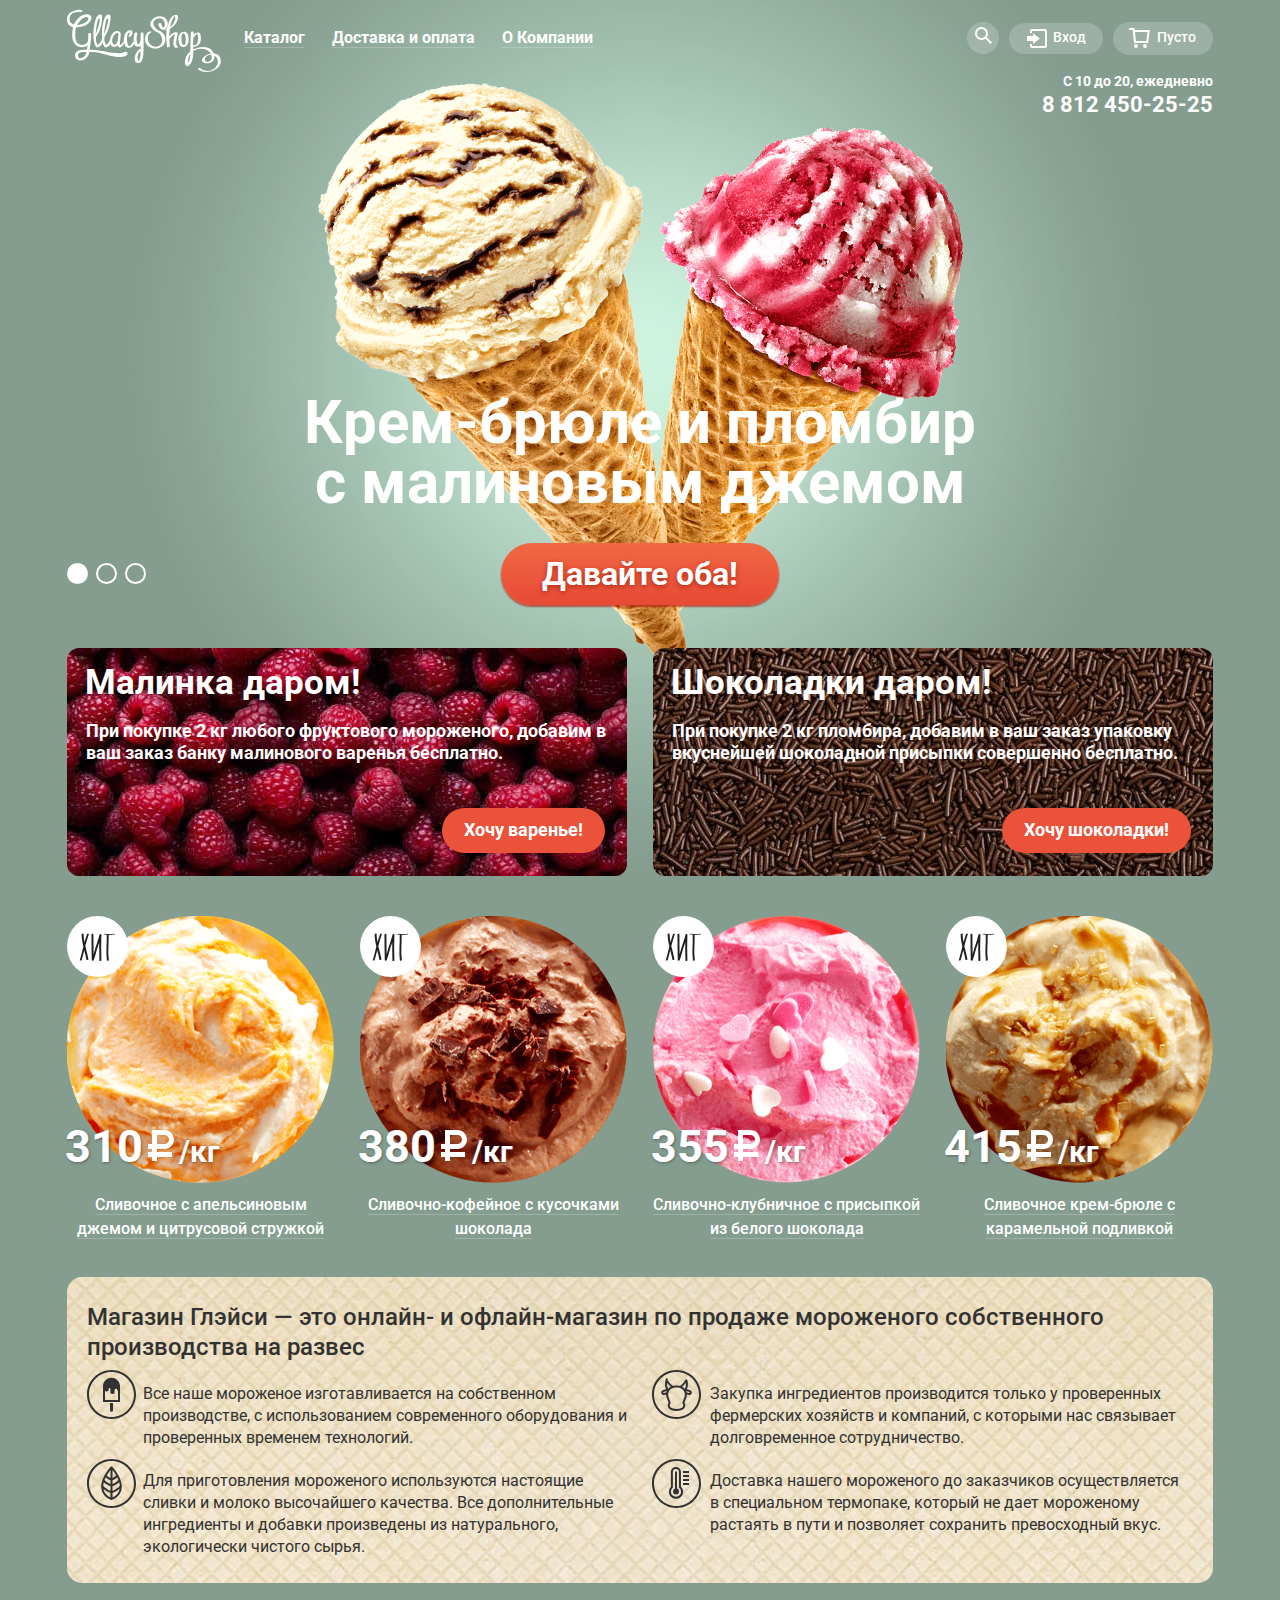
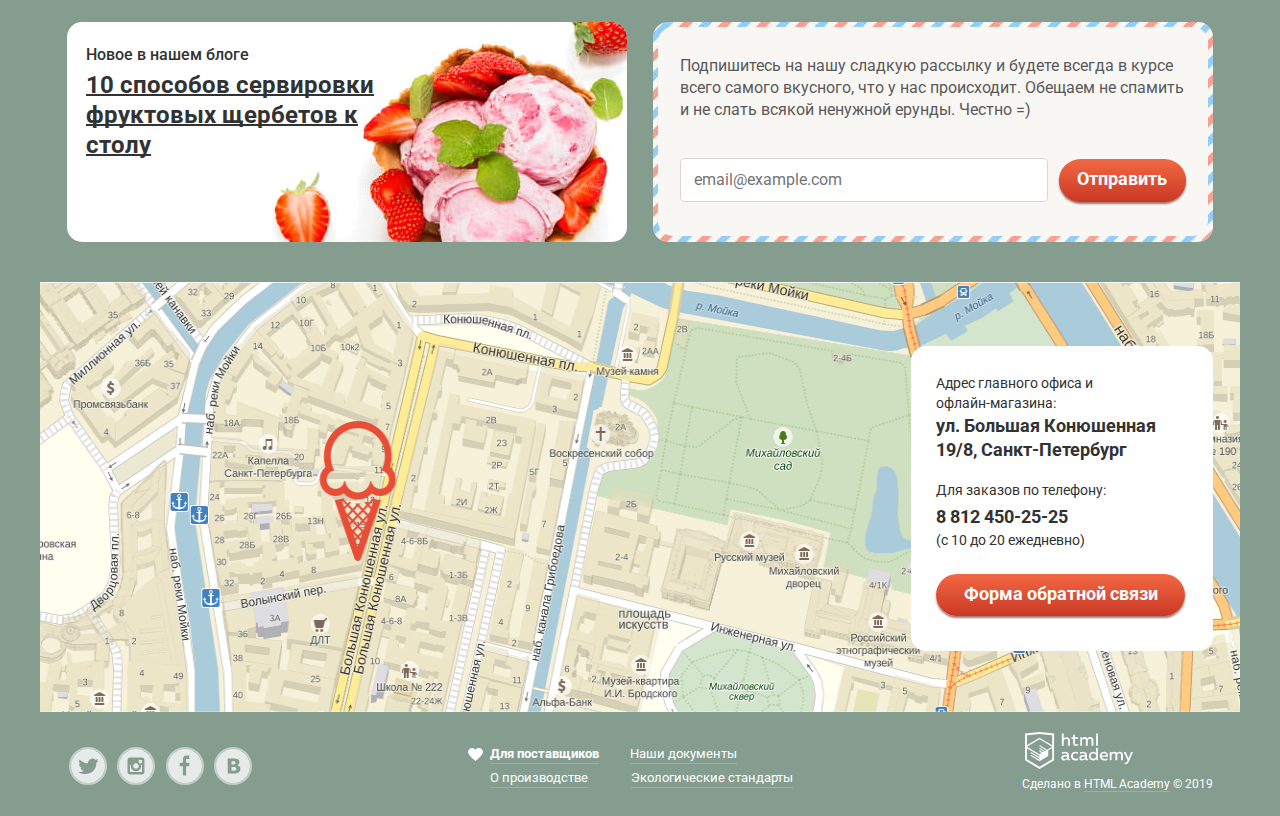
<file: index.html>
<!DOCTYPE html>
<html lang="ru">

<head>
    <meta charset="utf-8">
    <title>Glaccy Shop – магазин мороженого</title>
    <link href="https://fonts.googleapis.com/css?family=Roboto:400,500,700&display=swap&subset=cyrillic" rel="stylesheet">
    <link href="css/normalize.css" rel="stylesheet">
    <link href="css/style.min.css" rel="stylesheet">
</head>

<body>
    <input class="visually-hidden" type="radio" id="product-1" name="toggle" checked>
    <input class="visually-hidden" type="radio" id="product-2" name="toggle">
    <input class="visually-hidden" type="radio" id="product-3" name="toggle">
    <div class="site-wrapper">
        <div class="container">
            <header class="main-header">
                <nav class="main-navigation">
                    <a href="#" class="main-header-logo">
                        <img class="logo" src="img/icons/logo.svg" width="154" height="64" alt="Логотип магазина Gllacy">
                    </a>
                    <ul class="main-menu">
                        <li class="menu-item">
                            <a href="catalog.html">Каталог</a>
                            <ul class="sub-menu">
                                <li>
                                    <a href="" class="new">Новинки</a>
                                </li>
                                <li>
                                    <a href="catalog.html">Сливочное</a>
                                </li>
                                <li>
                                    <a href="">Щербеты</a>
                                </li>
                                <li>
                                    <a href="">Фруктовый лед</a>
                                </li>
                                <li>
                                    <a class="last-item" href="">Мелорин</a>
                                </li>
                            </ul>
                        </li>
                        <li class="menu-item">
                            <a href="">Доставка и оплата</a>
                        </li>
                        <li class="menu-item">
                            <a href="">О Компании</a>
                        </li>
                    </ul>
                    <div class="user-menu">
                        <div class="search">
                            <button class="btn-search" type="button" aria-label="Кнопка поиска">
                                <svg xmlns="http://www.w3.org/2000/svg" xmlns:xlink="http://www.w3.org/1999/xlink" width="17" height="17" viewBox="0 0 17 17" class="search-icon">
                                    <path d="M16.958 15.527L11.75 10.32A6.455 6.455 0 0 0 13 6.5 6.5 6.5 0 1 0 6.5 13a6.465 6.465 0 0 0 3.839-1.263l5.205 5.204 1.414-1.414zM6.5 11C4.019 11 2 8.981 2 6.5S4.019 2 6.5 2 11 4.019 11 6.5 8.981 11 6.5 11z"></path>
                                </svg>
                            </button>
                            <!--Модальное окно поиска-->
                            <div class="modal modal-search">
                                <form action="https://echo.htmlacademy.ru" method="get">
                                    <label class="visually-hidden" for="search">Поле поиска</label>
                                    <input type="search" name="search-form" id="search" placeholder="Крем-брюле">
                                </form>
                            </div>
                        </div>
                        <div class="login-container">
                            <ul class="login-list">
                                <li>
                                    <a href="login.html" class="login-link">
                                        <svg xmlns="http://www.w3.org/2000/svg" xmlns:xlink="http://www.w3.org/1999/xlink" width="21" height="19" viewBox="0 0 21 19" class="login-icon">
                                            <g>
                                                <path d="M6 14.875L12.917 9.5 6 4.125v2.917H-.042v4.917H6z"></path>
                                                <path d="M18 0H5C3.9 0 3 .9 3 2v2h2V2h13v15H5v-2H3v2c0 1.1.9 2 2 2h13c1.1 0 2-.9 2-2V2c0-1.1-.9-2-2-2z"></path>
                                            </g>
                                        </svg>Вход</a>
                                </li>
                            </ul>
                            <!--Модальное окно авторизации-->
                            <div class="modal modal-login">
                                <h2 class="visually-hidden">Личный кабинет</h2>
                                <form class="login-form" action="https://echo.htmlacademy.ru" method="post">
                                    <p>
                                        <label class="visually-hidden" for="login">Поле ввода логина</label>
                                        <input type="email" name="login" id="login" placeholder="email@example.com" required>
                                    </p>
                                    <p>
                                        <label class="visually-hidden" for="password">Поле ввода пароля</label>
                                        <input type="password" name="password" id="password" placeholder="••••••••">
                                    </p>
                                    <div class="login-help">
                                        <button class="button login-button" type="submit">Войти</button>
                                        <div class="login-links">
                                            <p>
                                                <a href="" class="restore">Забыли пароль?</a>
                                            </p>
                                            <p>
                                                <a href="" class="registration">Новая регистрация</a>
                                            </p>
                                        </div>
                                    </div>
                                </form>
                            </div>
                        </div>
                        <a href="" class="basket">
                            <svg xmlns="http://www.w3.org/2000/svg" width="21" height="20" viewBox="0 0 21 20" class="basket-icon">
                                <g>
                                    <path d="M5.657 2.031L5.422 0H0v2h3.64l1.5 13h13.988l1.699-12.969H5.657zM17.372 13H6.922L5.888 4.031h12.66L17.372 13z"></path>
                                    <circle cx="6.984" cy="18" r="2" />
                                    <circle cx="15.984" cy="18" r="2" />
                                </g>
                            </svg>Пусто</a>
                    </div>
                    <div class="contacts">
                        <p>
                            С 10 до 20, ежедневно
                        </p>
                        <p class="tel-main">
                            <a class="tel" href="tel:+78124502525">8 812 450-25-25</a>
                        </p>
                    </div>
                </nav>
            </header>
        </div>
        <div class="container">
            <section class="slider">
                <div class="slider-controls">
                    <label for="product-1" tabindex="1">Первый</label>
                    <label for="product-2" tabindex="2">Второй</label>
                    <label for="product-3" tabindex="3">Третий</label>
                </div>
                <ul class="slider-list">
                    <li class="slider-item slide" id="slide1">
                        <h3 class="slide-title">
                            Крем-брюле и пломбир с малиновым джемом
                        </h3>
                        <a class="button slide-button" href="#">Давайте оба!</a>
                    </li>
                    <li class="slider-item slide" id="slide2">
                        <h3 class="slide-title">
                            Шоколадный пломбир и лимонный сорбет
                        </h3>
                        <a class="button slide-button" href="#">Давайте оба!</a>
                    </li>
                    <li class="slider-item slide" id="slide3">
                        <h3 class="slide-title">
                            Пломбир с помадкой и клубничный щербет
                        </h3>
                        <a class="button slide-button" href="#">Давайте оба!</a>
                    </li>
                </ul>
            </section>
        </div>
        <main>
            <h1 class="visually-hidden">Добро пожаловать в магазин мороженого Gllacy</h1>
            <section class="promo container">
                <h2 class="visually-hidden">Рекламные акции</h2>
                <div class="promo-left">
                    <h3 class="heading">
                        Малинка даром!
                    </h3>
                    <p class="text">
                        При покупке 2 кг любого фруктового мороженого, добавим в ваш заказ банку малинового варенья бесплатно. </p>
                    <div class="promo-button">
                        <a href="">Хочу варенье!</a>
                    </div>
                </div>
                <div class="promo-right">
                    <h3 class="heading">
                        Шоколадки даром!
                    </h3>
                    <p class="text">
                        При покупке 2 кг пломбира, добавим в ваш заказ упаковку вкуснейшей шоколадной присыпки совершенно бесплатно.
                    </p>
                    <div class="promo-button">
                        <a href="">Хочу шоколадки!</a>
                    </div>
                </div>
            </section>
            <section class="catalog">
                <h2 class="visually-hidden">Популярные товары</h2>
                <ul class="catalog-list">
                    <li class="catalog-item popular-item">
                        <a class="catalog-link" href="catalog-item.html" aria-label="Перейти на страницу товара">
                            <img class="catalog-image" src="img/content-images/hit1.png" alt="Сливочное с апельсиновым джемом и цитрусовой стружкой" width="267" height="267">
                            <span class="catalog-price">
                                310</span>
                            <span class="catalog-weight">/кг</span>
                            <h3>
                                <span class="catalog-heading"> Сливочное с апельсиновым джемом и цитрусовой стружкой
                                </span>
                            </h3>
                        </a>
                        <button class="catalog-button button" type="button">Быстрый просмотр</button>
                        <div class="catalog-hover"></div>
                    </li>
                    <li class="catalog-item popular-item">
                        <a class="catalog-link" href="catalog-item.html" aria-label="Перейти на страницу товара">

                            <img class="catalog-image" src="img/content-images/hit2.png" alt="Сливочно-кофейное с кусочками шоколада" width="267" height="267">

                            <span class="catalog-price">
                                380</span>
                            <span class="catalog-weight">/кг</span>

                            <h3>
                                <span class="catalog-heading">
                                    Сливочно-кофейное с кусочками шоколада
                                </span>
                            </h3>
                        </a>
                        <button class="catalog-button button" type="button">Быстрый просмотр</button>
                        <div class="catalog-hover"></div>
                    </li>
                    <li class="catalog-item popular-item">
                        <a class="catalog-link" href="catalog-item.html" aria-label="Перейти на страницу товара">
                            <img class="catalog-image" src="img/content-images/hit3.png" alt="Сливочно-клубничное с присыпкой из белого шоколада" width="267" height="267">
                            <span class="catalog-price">
                                355</span>
                            <span class="catalog-weight">/кг</span>
                            <h3>
                                <span class="catalog-heading">
                                    Сливочно-клубничное с присыпкой из белого шоколада
                                </span>
                            </h3>
                        </a>
                        <button class="catalog-button button" type="button">Быстрый просмотр</button>
                        <div class="catalog-hover"></div>
                    </li>
                    <li class="catalog-item popular-item">
                        <a class="catalog-link" href="catalog-item.html" aria-label="Перейти на страницу товара">
                            <img class="catalog-image" src="img/content-images/hit4.png" alt="Сливочное крем-брюле с карамельной подливкой" width="267" height="267">
                            <span class="catalog-price">
                                415</span>
                            <span class="catalog-weight">/кг</span>
                            <h3>
                                <span class="catalog-heading">
                                    Сливочное крем-брюле с карамельной подливкой
                                </span>
                            </h3>
                        </a>
                        <button class="catalog-button button" type="button">Быстрый просмотр</button>
                        <div class="catalog-hover"></div>
                    </li>
                </ul>
            </section>

            <section class="info container">
                <h2>Магазин Глэйси — это онлайн- и офлайн-магазин по продаже мороженого собственного производства на развес</h2>
                <ul class="info-column">
                    <li class="first">
                        <p>
                            Все наше мороженое изготавливается на собственном производстве, с использованием современного оборудования и проверенных временем технологий.
                        </p>
                    </li>
                    <li class="second">
                        <p class="second-column">
                            Закупка ингредиентов производится только у проверенных фермерских хозяйств и компаний, с которыми нас связывает долговременное сотрудничество. </p>
                    </li>
                    <li class="third">
                        <p>
                            Для приготовления мороженого используются настоящие сливки и молоко высочайшего качества. Все дополнительные ингредиенты и добавки произведены из натурального, экологически чистого сырья. </p>
                    </li>
                    <li class="fourth">
                        <p class="second-column">
                            Доставка нашего мороженого до заказчиков осуществляется в специальном термопаке, который не дает мороженому растаять в пути и позволяет сохранить превосходный вкус.
                        </p>
                    </li>
                </ul>
            </section>
            <div class="index-columns container">
                <article class="preview">
                    <p>Новое в нашем блоге</p>
                    <h2><a href="#">10 способов сервировки фруктовых щербетов к столу</a>
                    </h2>
                </article>
                <section class="subscribe">
                    <h2 class="visually-hidden">Подпишись на нашу рассылку</h2>
                    <div class="background-container">
                        <p>
                            Подпишитесь на нашу сладкую рассылку и будете всегда в курсе всего самого вкусного, что у нас происходит. Обещаем не спамить и не слать всякой ненужной ерунды. Честно =)
                        </p>
                        <!--Поле ввода почты-->
                        <form class="subscribe-form" action="https://echo.htmlacademy.ru" method="post">
                            <label class="visually-hidden" for="subscribe-form">Укажите почту</label>
                            <input type="email" name="subscribe" id="subscribe-form" placeholder="email@example.com">
                            <button class="button" type="submit">Отправить</button>
                        </form>
                    </div>
                </section>
            </div>
            <!--Карта и контакты-->
            <section class="map-area">
                <h2 class="visually-hidden">Карта с расположением и контакты магазина</h2>
                <iframe class="map" src="https://yandex.ru/map-widget/v1/?um=constructor%3Add17d65c29d2ac1e7f6c8f43f8d6d415dca9e420302089cbf310d8876abe0f5d&amp;source=constructor" height="430">
                </iframe>
                <img src="img/content-images/mapjpg.jpg" width="1200" height="430" alt="Карта с нашим местоположением">
                <div class="contacts-wrapper container">
                    <div class="contacts-full">
                        <p class="simple-text">
                            Адрес главного офиса и офлайн-магазина:
                        </p>
                        <p class="bold-text">
                            ул. Большая Конюшенная 19/8, Санкт-Петербург
                        </p>
                        <p class="simple-text">
                            Для заказов по телефону: </p>
                        <a href="tel:+78124502525" class="bold-text">
                            8 812 450-25-25
                        </a>
                        <p class="simple-text">
                            (с 10 до 20 ежедневно)
                        </p>
                        <a class="contacts-btn button" href="writeus.html">Форма обратной связи</a>
                    </div>
                </div>
            </section>
            <!--Окно с формой обратной связи-->
            <!--<div class="overlay">-->
            <div class="modal modal-feedback">
                <h2>Мы обязательно вам ответим!</h2>
                <form class="feedback-form" action="https://echo.htmlacademy.ru" method="post">
                    <p>
                        <label class="visually-hidden" for="username">Введите свои имя и фамилию</label>
                        <input type="text" name="username" placeholder="Имя Фамилия" id="username">
                    </p>

                    <p>
                        <label class="visually-hidden" for="email">Введите свою электронную почту</label>
                        <input type="email" name="email" placeholder="email@example.com" id="email">
                    </p>
                    <p>
                        <label class="visually-hidden" for="comment-field">Введите комментарий</label>
                        <textarea name="comment" id="comment-field" rows="10" placeholder="В свободной форме"></textarea>
                    </p>
                    <button type="submit" class="button btn-send">Отправить</button>
                </form>
                <button type="button" class="modal-close" aria-label="Закрыть"></button>
            </div>
            <!--</div>-->
        </main>
        <footer class="main-footer">
            <div class="container">
                <div class="footer-social">
                    <ul>
                        <li>
                            <a href="https://twitter.com/htmlacademy_ru" class="social-button">
                                <span class="visually-hidden">Gllacy в Твиттер</span>
                                <svg xmlns="http://www.w3.org/2000/svg" width="38" height="38" viewBox="0 0 32 32">
                                    <path d="M16 0C7.164 0 0 7.164 0 16c0 8.837 7.164 16 16 16 8.837 0 16-7.163 16-16 0-8.836-7.163-16-16-16zm7.944 12.809c-.251 6.516-3.463 10.832-10.992 10.702h-.486c-.447 0-4.543-.443-5.344-1.823 2.479.19 4.247-.406 5.12-1.136-1.048-.289-2.923-.461-3.251-2.848.384.104.618.221 1.299.113-1.307-.824-2.758-1.519-2.679-3.643.311.317 1.164.518 1.46.457-.768-.233-2.149-3.244-.974-4.781 1.984 1.79 4.075 3.482 7.804 3.643.227-2.214 1.24-3.699 3.168-4.325 1.84-.479 3.255.26 3.901 1.138.737-.224 1.453-.466 2.193-.685-.004.833-.569 1.463-.935 1.709.747.165 1.423-.475 1.423-.475-.184.963-1.094 1.725-1.707 1.954z"></path>
                                </svg>
                            </a>
                        </li>
                        <li>
                            <a href="https://www.instagram.com/htmlacademy/" class="social-button instagram">
                                <span class="visually-hidden">Gllacy в Инстаграме</span>
                                <svg xmlns="http://www.w3.org/2000/svg" width="38" height="38" viewBox="0 0 32 32">
                                    <g>
                                        <path d="M20.916 16a4.938 4.938 0 1 1-9.877 0c0-.394.051-.773.138-1.14h-.897v6.838h11.396V14.86h-.897c.086.367.137.746.137 1.14z"></path>
                                        <path d="M15.978 18.659c1.466 0 2.659-1.193 2.659-2.659s-1.193-2.659-2.659-2.659c-1.466 0-2.659 1.193-2.659 2.659s1.192 2.659 2.659 2.659zM18.637 10.302h3.039v3.039h-3.039z"></path>
                                        <path d="M16 0C7.164 0 0 7.164 0 16c0 8.837 7.164 16 16 16 8.837 0 16-7.163 16-16 0-8.836-7.163-16-16-16zm7.955 21.698a2.285 2.285 0 0 1-2.279 2.279H10.279A2.285 2.285 0 0 1 8 21.698V10.302a2.286 2.286 0 0 1 2.279-2.279h11.396a2.286 2.286 0 0 1 2.279 2.279v11.396z"></path>
                                    </g>
                                </svg>
                            </a>
                        </li>
                        <li>
                            <a href="https://www.facebook.com/htmlacademy" class="social-button">
                                <span class="visually-hidden">Gllacy на Фейсбуке</span>
                                <svg xmlns="http://www.w3.org/2000/svg" width="38" height="38" viewBox="0 0 32 32">
                                    <path d="M16 0C7.164 0 0 7.163 0 16s7.164 16 16 16c8.837 0 16-7.164 16-16S24.837 0 16 0zm4.062 9.455h-3.021v3.444h3.021v3.445h-3.021v8.61H14.02v-8.61H11v-3.445h3.021V9.455c0-1.902 1.353-3.445 3.021-3.445h3.021v3.445z"></path>
                                </svg>
                            </a>
                        </li>
                        <li>
                            <a href="https://vk.com/htmlacademy" class="social-button">
                                <span class="visually-hidden">Gllacy во Вконтакте</span>
                                <svg xmlns="http://www.w3.org/2000/svg" width="38" height="38" viewBox="0 0 32 32">
                                    <g>
                                        <path d="M16.637 14.495c.402-.019.719-.082.951-.188.326-.145.54-.33.641-.559.101-.229.15-.496.15-.797 0-.232-.058-.465-.174-.697-.116-.232-.322-.405-.617-.517-.264-.1-.592-.155-.984-.165a76.242 76.242 0 0 0-1.652-.014h-.339v2.965h.565c.571 0 1.057-.009 1.459-.028zM18.118 17.084c-.282-.081-.672-.125-1.166-.132a127.97 127.97 0 0 0-1.55-.009h-.79v3.493h.264c1.014 0 1.74-.003 2.18-.009a3.2 3.2 0 0 0 1.212-.245c.377-.157.633-.364.774-.625s.214-.562.214-.9c0-.446-.088-.788-.261-1.03-.17-.241-.464-.423-.877-.543z"></path>
                                        <path d="M16 0C7.164 0 0 7.164 0 16c0 8.837 7.164 16 16 16 8.837 0 16-7.163 16-16 0-8.836-7.163-16-16-16zm6.602 20.531a3.73 3.73 0 0 1-1.124 1.327c-.552.415-1.161.71-1.823.886s-1.501.264-2.519.264h-6.121V8.987h5.443c1.13 0 1.957.038 2.48.113a5.126 5.126 0 0 1 1.561.5c.533.27.929.632 1.189 1.087.26.455.392.975.392 1.558 0 .678-.179 1.278-.536 1.795-.358.518-.863.92-1.517 1.208v.075c.917.182 1.642.559 2.179 1.13.537.571.807 1.325.807 2.261 0 .678-.138 1.283-.411 1.817z"></path>
                                    </g>
                                </svg>
                            </a>
                        </li>
                    </ul>
                </div>
                <div class="footer-menu">
                    <ul class="menu-list">
                        <li>
                            <a href="" class="bold">Для поставщиков</a>
                        </li>
                        <li>
                            <a href="">Наши документы</a>
                        </li>
                        <li>
                            <a href="">О производстве</a>
                        </li>
                        <li>
                            <a href="">Экологические стандарты</a>
                        </li>
                    </ul>
                </div>
                <div class="footer-copyright">
                    <a href="https://htmlacademy.ru/intensive/htmlcss">
                        <img src="img/icons/logo-htmlacademy.svg" width="108" height="39" alt="Логотип интенсива html academy">
                    </a>
                    <p>
                        Сделано в <a href="https://htmlacademy.ru/intensive/htmlcss">HTML Academy</a> &#x000A9; 2019
                    </p>
                </div>
            </div>
        </footer>

    </div>
    <script src="js/script.min.js"></script>
</body>

</html>
</file>
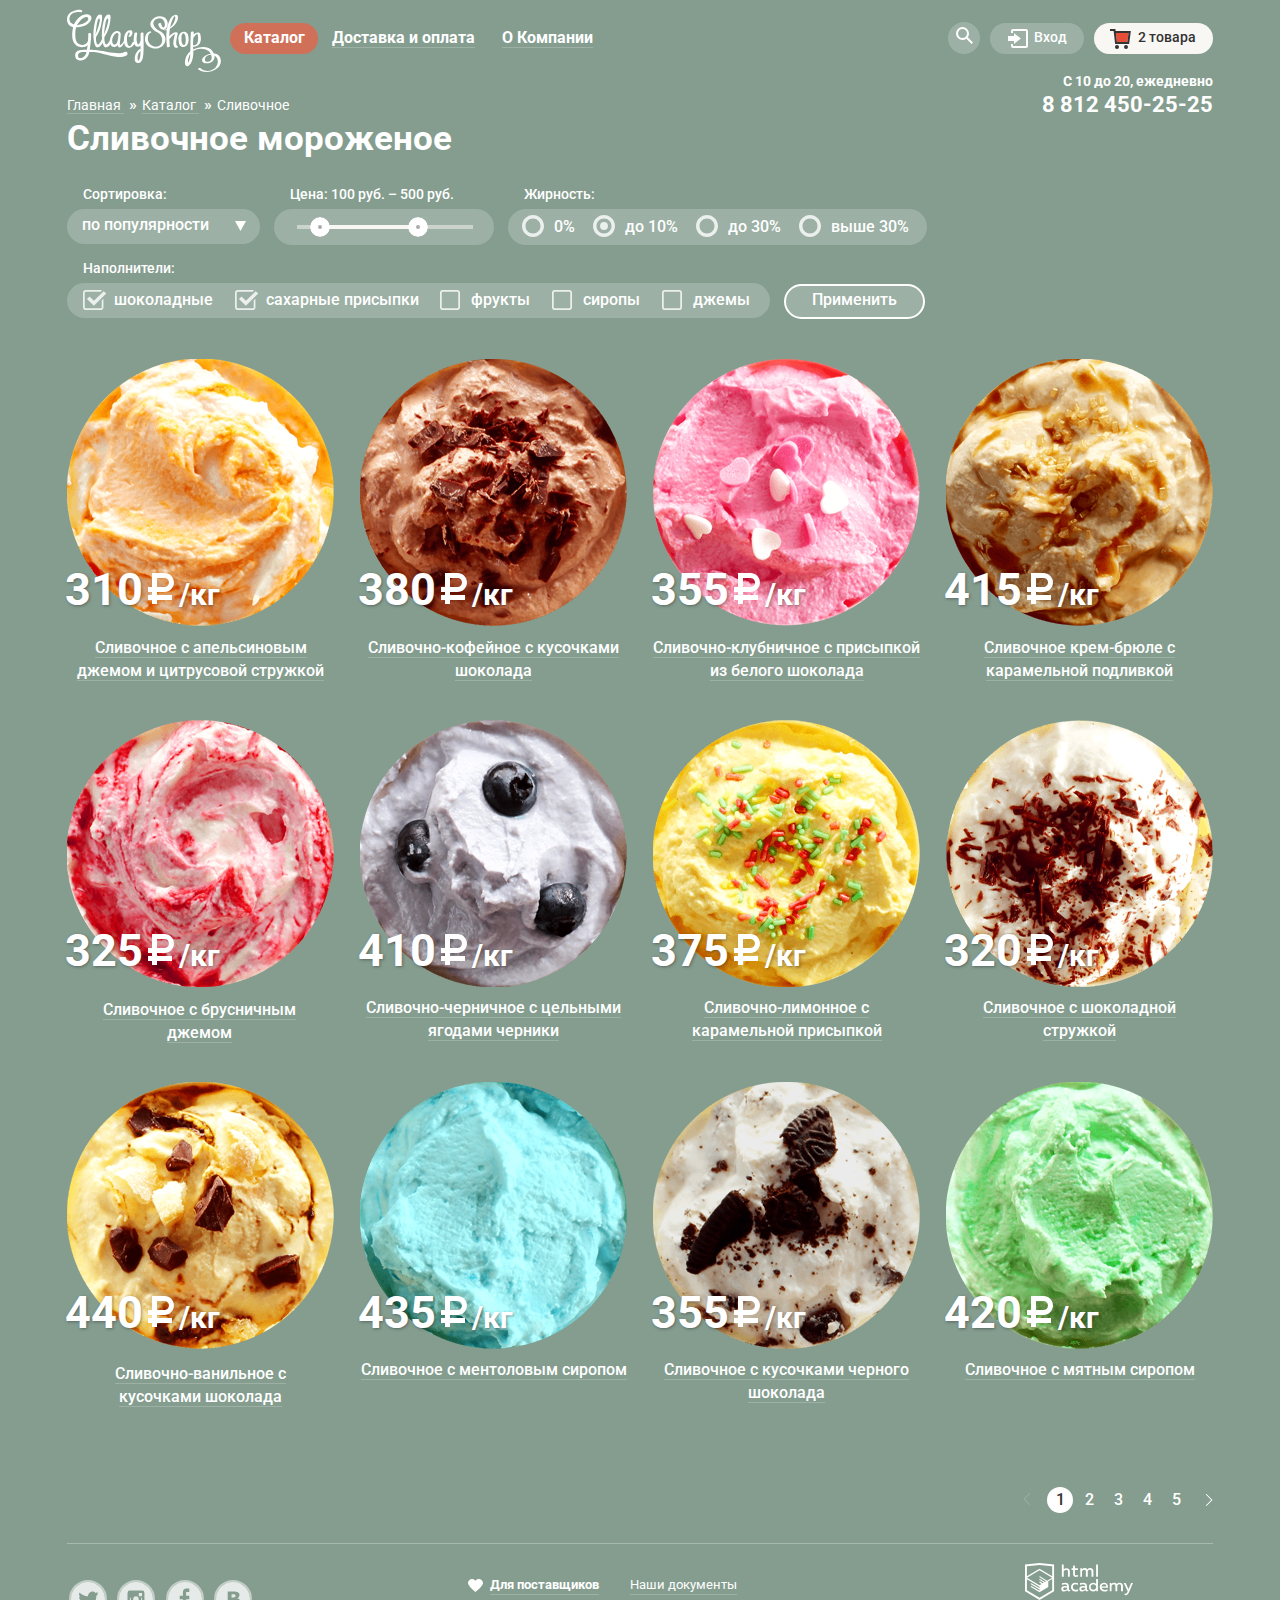
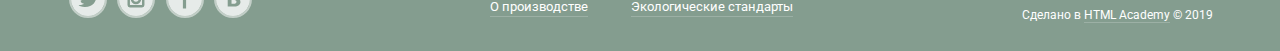
<file: catalog.html>
<!DOCTYPE html>
<html lang="ru">

<head>
    <meta charset="utf-8">
    <title>Glaccy Shop – магазин мороженого</title>
    <link href="https://fonts.googleapis.com/css?family=Roboto:400,500,700&display=swap&subset=cyrillic" rel="stylesheet">
    <link href="css/normalize.css" rel="stylesheet">
    <link href="css/style.min.css" rel="stylesheet">
</head>

<body class="inner-page">
    <header class="main-header">
        <div class="container">
            <nav class="main-navigation">
                <a href="index.html" class="main-header-logo">
                    <img class="logo" src="img/icons/logo.svg" width="154" height="64" alt="Логотип магазина Gllacy">
                </a>
                <ul class="main-menu">
                    <li class="menu-item current">
                        <a href="">Каталог</a>
                        <ul class="sub-menu">
                            <li>
                                <a href="" class="new">Новинки</a>
                            </li>
                            <li>
                                <a class="active" href="catalog.html">Сливочное</a>
                            </li>
                            <li>
                                <a href="">Щербеты</a>
                            </li>
                            <li>
                                <a href="">Фруктовый лед</a>
                            </li>
                            <li>
                                <a class="last-item" href="">Мелорин</a>
                            </li>
                        </ul>
                    </li>
                    <li class="menu-item">
                        <a href="">Доставка и оплата</a>
                    </li>
                    <li class="menu-item">
                        <a href="">О Компании</a>
                    </li>
                </ul>
                <div class="user-menu">
                    <div class="search">
                        <button class="btn-search" type="button" aria-label="Кнопка поиска">
                            <svg xmlns="http://www.w3.org/2000/svg" xmlns:xlink="http://www.w3.org/1999/xlink" width="17" height="17" viewBox="0 0 17 17" class="search-icon">
                                <path d="M16.958 15.527L11.75 10.32A6.455 6.455 0 0 0 13 6.5 6.5 6.5 0 1 0 6.5 13a6.465 6.465 0 0 0 3.839-1.263l5.205 5.204 1.414-1.414zM6.5 11C4.019 11 2 8.981 2 6.5S4.019 2 6.5 2 11 4.019 11 6.5 8.981 11 6.5 11z" />
                            </svg>
                        </button>
                        <!--Модальное окно поиска-->
                        <div class="modal modal-search">
                            <form action="https://echo.htmlacademy.ru" method="get">
                                <label class="visually-hidden" for="search">Поле поиска</label>
                                <input type="search" name="search-form" id="search" placeholder="Крем-брюле">
                            </form>
                        </div>
                    </div>

                    <div class="login-container">
                        <ul class="login-list">
                            <li>
                                <a href="login.html" class="login-link">
                                    <svg xmlns="http://www.w3.org/2000/svg" xmlns:xlink="http://www.w3.org/1999/xlink" width="21" height="19" viewBox="0 0 21 19" class="login-icon">
                                        <g>
                                            <path d="M6 14.875L12.917 9.5 6 4.125v2.917H-.042v4.917H6z" />
                                            <path d="M18 0H5C3.9 0 3 .9 3 2v2h2V2h13v15H5v-2H3v2c0 1.1.9 2 2 2h13c1.1 0 2-.9 2-2V2c0-1.1-.9-2-2-2z" />
                                        </g>
                                    </svg>Вход</a>
                            </li>
                        </ul>
                        <!--Модальное окно авторизации-->
                        <div class="modal modal-login">
                            <h2 class="visually-hidden">Личный кабинет</h2>
                            <form class="login-form" action="https://echo.htmlacademy.ru" method="post">
                                <p>
                                    <label class="visually-hidden" for="login">Поле ввода логина</label>
                                    <input type="email" name="login" id="login" placeholder="email@example.com" required>
                                </p>
                                <p>
                                    <label class="visually-hidden" for="password">Поле ввода пароля</label>
                                    <input type="password" name="password" id="password" placeholder="••••••••">
                                </p>
                                <div class="login-help">
                                    <button class="button login-button" type="submit">Войти</button>
                                    <div class="login-links">
                                        <p>
                                            <a href="" class="restore">Забыли пароль?</a>
                                        </p>
                                        <p>
                                            <a href="" class="registration">Новая регистрация</a>
                                        </p>
                                    </div>
                                </div>
                            </form>
                        </div>
                    </div>
                    <div class="fill-basket">
                        <h2 class="visually-hidden">Корзина</h2>
                        <a class="basket" href="basket.html">
                            <svg xmlns="http://www.w3.org/2000/svg" width="21" height="20" viewBox="0 0 21 20" class="basket-icon
                      ">
                                <path fill="#E84D37" d="M5.888 4.031L6.922 13h10.45l1.176-8.969z" />
                                <circle fill="#343434" cx="6.984" cy="18" r="2" />
                                <circle fill="#343434" cx="15.984" cy="18" r="2" />
                                <path fill="#343434" d="M5.657 2.031L5.422 0H0v2h3.64l1.5 13h13.988l1.699-12.969H5.657zM17.372 13H6.922L5.888 4.031h12.66L17.372 13z" />
                            </svg>2 товара
                        </a>
                        <ul class="basket-content">
                            <li>
                                <ul class="basket-table">
                                    <li class="basket-item">
                                        <button class="delete-basket-item" type="button">Удалить</button>
                                        <a href="catalog-item.html">
                                            <img class="basket-item-img" src="./img/content-images/basket-small-1.png" width="32" height="32" alt="Пломбир с апельсиновым джемом">
                                            <span class="basket-item-title">Пломбир с апельсиновым джемом</span>
                                        </a>
                                        <span class="basket-item-cost">1,5 кг x <b>200 руб</b></span>
                                        <span class="basket-item-price">300 руб.</span>
                                    </li>
                                    <li class="basket-item last-basket-item">
                                        <button class="delete-basket-item" type="button">Удалить</button>
                                        <a href="catalog-item.html">
                                            <img class="basket-item-img" src="./img/content-images/basket-small-2.png" width="32" height="32" alt="Клубничный пломбир с присыпкой  из белого шоколада">
                                            <span class="basket-item-title">Клубничный пломбир с присыпкой из белого шоколада</span>
                                        </a>
                                        <span class="basket-item-cost">1,5 кг x <b>300 руб</b></span>
                                        <span class="basket-item-price">450 руб.</span>
                                    </li>
                                    <li class="basket-item basket-cost">
                                        <span>Итого: 750 руб.</span>
                                    </li>
                                </ul>
                                <p class="basket-total">
                                    <a class="button basket-order-button" href="#">Оформить заказ</a>
                                </p>
                            </li>
                        </ul>
                    </div>
                </div>
                <div class="contacts">
                    <p>
                        С 10 до 20, ежедневно
                    </p>
                    <p>
                        <a class="tel" href="tel:+78124502525">8 812 450-25-25</a>
                    </p>
                </div>
            </nav>
        </div>
    </header>
    <main>
        <div class="container">
            <ul class="breadcrumbs">
                <li>
                    <a href="index.html">Главная
                    </a>
                    <span>»</span>
                </li>
                <li>
                    <a href="catalog.html">Каталог
                    </a>
                    <span>»</span>
                </li>
                <li class="breadcrumbs-current">Сливочное</li>
            </ul>
            <h1 class="page-title">Сливочное мороженое</h1>
        </div>
        <!--Фильтры-->
        <section class="filters container">
            <h2 class="visually-hidden">Фильтры для выбора
                мороженого</h2>
            <form class="filters-form" action="https://echo.htmlacademy.ru" method="post">
                <fieldset class="filter-general">
                    <legend>
                        Сортировка:
                    </legend>
                    <select id="sort">
                        <option value="1">по популярности</option>
                        <option value="2">сначала недорогие</option>
                        <option value="3">сначала дорогие</option>
                        <option value="4">по жирности</option>
                    </select>
                </fieldset>
                <fieldset class="filter-price">
                    <legend>Цена: 100 руб. – 500 руб.</legend>
                    <div class="price-controls">
                        <div class="scale">
                            <div class="bar"></div>
                        </div>
                        <button class="price-toggle price-toggle-min"></button>
                        <button class="price-toggle price-toggle-max"></button>
                    </div>
                </fieldset>
                <fieldset class="filter-fat">
                    <legend>Жирность:</legend>
                    <div class="filter-fat-container">
                        <input class="visually-hidden filter-fat-input" type="radio" name="fat-group" id="low-fat" value="">
                        <label for="low-fat">0%</label>
                        <input class="visually-hidden filter-fat-input" type="radio" name="fat-group" id="middle-fat" checked>
                        <label for="middle-fat">до 10%</label>
                        <input class="visually-hidden filter-fat-input" type="radio" name="fat-group" id="high-fat">
                        <label for="high-fat">до 30%</label>
                        <input class="visually-hidden filter-fat-input" type="radio" name="fat-group" id="extra-high-fat">
                        <label for="extra-high-fat">выше 30%</label>
                    </div>
                </fieldset>
                <fieldset class="filter-taste">
                    <legend>Наполнители:</legend>
                    <div class="filter-taste-container">
                        <input class="visually-hidden filter-taste-input" type="checkbox" name="taste-group" id="choco" checked>
                        <label for="choco">шоколадные</label>
                        <input class="visually-hidden filter-taste-input" type="checkbox" name="taste-group" id="sugar" checked>
                        <label for="sugar">сахарные присыпки</label>
                        <input class="visually-hidden filter-taste-input" type="checkbox" name="taste-group" id="fruits">
                        <label for="fruits">фрукты</label>
                        <input class="visually-hidden filter-taste-input" type="checkbox" name="taste-group" id="syrops">
                        <label for="syrops">сиропы</label>
                        <input class="visually-hidden filter-taste-input" type="checkbox" name="taste-group" id="jams">
                        <label for="jams">джемы</label>
                    </div>
                </fieldset>
                <button class="filter-button" type="submit">Применить</button>

            </form>
        </section>
        <section class="catalog">
            <h2 class="visually-hidden">Каталог сливочного мороженого</h2>
            <ul class="catalog-list">
                <li class="catalog-item">
                    <a class="catalog-link" href="catalog-item.html" aria-label="Переход на страницу карточки товара">
                        <img class="catalog-image" src="img/content-images/1.png" width="267" height="267" alt="Сливочное с апельсиновым джемом и цитрусовой стружкой">
                        <span class="catalog-price">310</span>
                        <span class="catalog-weight">/кг</span>
                        <h3>
                            <span class="catalog-heading">
                                Сливочное с апельсиновым джемом и цитрусовой стружкой
                            </span>
                        </h3>
                    </a>
                    <button type="button" class="catalog-button button">Быстрый просмотр</button>
                    <div class="catalog-hover"></div>
                </li>
                <li class="catalog-item">
                    <a class="catalog-link" href="catalog-item.html" aria-label="Переход на страницу карточки товара">
                        <img class="catalog-image" src="img/content-images/2.png" width="267" height="267" alt="Сливочно-кофейное с кусочками шоколада">
                        <span class="catalog-price">380</span>
                        <span class="catalog-weight">/кг</span>
                        <h3>
                            <span class="catalog-heading">
                                Сливочно-кофейное с кусочками шоколада
                            </span>
                        </h3>
                    </a>
                    <button type="button" class="catalog-button button">Быстрый просмотр</button>
                    <div class="catalog-hover"></div>
                </li>
                <li class="catalog-item">
                    <a class="catalog-link" href="catalog-item.html" aria-label="Переход на страницу карточки товара">
                        <img class="catalog-image" src="img/content-images/3.png" width="267" height="267" alt="Сливочно-клубничное с присыпкой из белого шоколада">
                        <span class="catalog-price">355</span>
                        <span class="catalog-weight">/кг</span>
                        <h3>
                            <span class="catalog-heading">
                                Сливочно-клубничное с присыпкой из белого шоколада
                            </span>
                        </h3>
                    </a>
                    <button type="button" class="catalog-button button">Быстрый просмотр</button>
                    <div class="catalog-hover"></div>
                </li>
                <li class="catalog-item">
                    <a class="catalog-link" href="catalog-item.html" aria-label="Переход на страницу карточки товара">
                        <img class="catalog-image" src="img/content-images/4.png" width="267" height="267" alt="Сливочное крем-брюле с карамельной подливкой">
                        <span class="catalog-price">415</span>
                        <span class="catalog-weight">/кг</span>
                        <h3>
                            <span class="catalog-heading">
                                Сливочное крем-брюле с карамельной подливкой
                            </span>
                        </h3>
                    </a>
                    <button type="button" class="catalog-button button">Быстрый просмотр</button>
                    <div class="catalog-hover"></div>
                </li>
                <li class="catalog-item">
                    <a class="catalog-link" href="catalog-item.html" aria-label="Переход на страницу карточки товара">
                        <img class="catalog-image" src="img/content-images/5.png" width="267" height="267" alt="Сливочное крем-брюле с карамельной подливкой">
                        <span class="catalog-price">325</span>
                        <span class="catalog-weight">/кг</span>
                        <h3>
                            <span class="catalog-heading">
                                Сливочное с брусничным джемом
                            </span>
                        </h3>
                    </a>
                    <button type="button" class="catalog-button button">Быстрый просмотр</button>
                    <div class="catalog-hover"></div>
                </li>
                <li class="catalog-item">
                    <a class="catalog-link" href="catalog-item.html" aria-label="Переход на страницу карточки товара">
                        <img class="catalog-image" src="img/content-images/6.png" width="267" height="267" alt="Сливочно-черничное с цельными ягодами черники">
                        <span class="catalog-price">410</span>
                        <span class="catalog-weight">/кг</span>
                        <h3>
                            <span class="catalog-heading">
                                Сливочно-черничное с цельными ягодами черники
                            </span>
                        </h3>
                    </a>
                    <button type="button" class="catalog-button button">Быстрый просмотр</button>
                    <div class="catalog-hover"></div>
                </li>
                <li class="catalog-item">
                    <a class="catalog-link" href="catalog-item.html" aria-label="Переход на страницу карточки товара">
                        <img class="catalog-image" src="img/content-images/7.png" width="267" height="267" alt="Сливочно-лимонное с карамельной присыпкой">
                        <span class="catalog-price">375</span>
                        <span class="catalog-weight">/кг</span>
                        <h3>
                            <span class="catalog-heading">
                                Сливочно-лимонное с карамельной присыпкой
                            </span>
                        </h3>
                    </a>
                    <button type="button" class="catalog-button button">Быстрый просмотр</button>
                    <div class="catalog-hover"></div>
                </li>
                <li class="catalog-item">
                    <a class="catalog-link" href="catalog-item.html" aria-label="Переход на страницу карточки товара">
                        <img class="catalog-image" src="img/content-images/8.png" width="267" height="267" alt="Сливочное с шоколадной стружкой">
                        <span class="catalog-price">320</span>
                        <span class="catalog-weight">/кг</span>
                        <h3>
                            <span class="catalog-heading">
                                Сливочное с шоколадной стружкой
                            </span>
                        </h3>
                    </a>
                    <button type="button" class="catalog-button button">Быстрый просмотр</button>
                    <div class="catalog-hover"></div>
                </li>
                <li class="catalog-item">
                    <a class="catalog-link" href="catalog-item.html" aria-label="Переход на страницу карточки товара">
                        <img class="catalog-image" src="img/content-images/9.png" width="267" height="267" alt="Сливочно-ванильное с кусочками шоколада">
                        <span class="catalog-price">440</span>
                        <span class="catalog-weight">/кг</span>
                        <h3>
                            <span class="catalog-heading">
                                Сливочно-ванильное с кусочками шоколада
                            </span>
                        </h3>
                    </a>
                    <button type="button" class="catalog-button button">Быстрый просмотр</button>
                    <div class="catalog-hover"></div>
                </li>
                <li class="catalog-item">
                    <a class="catalog-link" href="catalog-item.html" aria-label="Переход на страницу карточки товара">
                        <img class="catalog-image" src="img/content-images/10.png" width="267" height="267" alt="Сливочноe с ментоловым сиропом">
                        <span class="catalog-price">435</span>
                        <span class="catalog-weight">/кг</span>
                        <h3>
                            <span class="catalog-heading">
                                Сливочноe с ментоловым сиропом
                            </span>
                        </h3>
                    </a>
                    <button type="button" class="catalog-button button">Быстрый просмотр</button>
                    <div class="catalog-hover"></div>
                </li>
                <li class="catalog-item">
                    <a class="catalog-link" href="catalog-item.html" aria-label="Переход на страницу карточки товара">
                        <img class="catalog-image" src="img/content-images/11.png" width="267" height="267" alt="Сливочное с кусочками черного шоколада">
                        <span class="catalog-price">355</span>
                        <span class="catalog-weight">/кг</span>
                        <h3>
                            <span class="catalog-heading">
                                Сливочное с кусочками черного шоколада
                            </span>
                        </h3>
                    </a>
                    <button type="button" class="catalog-button button">Быстрый просмотр</button>
                    <div class="catalog-hover"></div>
                </li>
                <li class="catalog-item">
                    <a class="catalog-link" href="catalog-item.html" aria-label="Переход на страницу карточки товара">
                        <img class="catalog-image" src="img/content-images/12.png" width="267" height="267" alt="Сливочное с мятным <br>сиропом">
                        <span class="catalog-price">420</span>
                        <span class="catalog-weight">/кг</span>
                        <h3>
                            <span class="catalog-heading">
                                Сливочное с мятным сиропом
                            </span>
                        </h3>
                    </a>
                    <button type="button" class="catalog-button button">
                        Быстрый просмотр
                    </button>
                    <div class="catalog-hover"></div>
                </li>
            </ul>
            <!--Пагинатор-->
            <ul class="pagination-list container">
                <li class="pagination-item">
                    <a aria-label="Назад" class="back disabled"></a>
                </li>
                <li class="pagination-item">
                    <a class="current-page" href=#>1</a>
                </li>
                <li class="pagination-item">
                    <a href=#>2</a>
                </li>
                <li class="pagination-item">
                    <a href=#>3</a>
                </li>
                <li class="pagination-item">
                    <a href=#>4</a>
                </li>
                <li class="pagination-item">
                    <a href=#>5</a>
                </li>
                <li class="pagination-item">
                    <a href=# aria-label="Вперед" class="next"></a>
                </li>
            </ul>
        </section>
    </main>
    <footer class="main-footer">
        <div class="container">
            <div class="footer-social">
                <ul>
                    <li>
                        <a href="https://twitter.com/htmlacademy_ru" class="social-button">
                            <span class="visually-hidden">Gllacy в Твиттер</span>
                            <svg xmlns="http://www.w3.org/2000/svg" width="38" height="38" viewBox="0 0 32 32">
                                <path d="M16 0C7.164 0 0 7.164 0 16c0 8.837 7.164 16 16 16 8.837 0 16-7.163 16-16 0-8.836-7.163-16-16-16zm7.944 12.809c-.251 6.516-3.463 10.832-10.992 10.702h-.486c-.447 0-4.543-.443-5.344-1.823 2.479.19 4.247-.406 5.12-1.136-1.048-.289-2.923-.461-3.251-2.848.384.104.618.221 1.299.113-1.307-.824-2.758-1.519-2.679-3.643.311.317 1.164.518 1.46.457-.768-.233-2.149-3.244-.974-4.781 1.984 1.79 4.075 3.482 7.804 3.643.227-2.214 1.24-3.699 3.168-4.325 1.84-.479 3.255.26 3.901 1.138.737-.224 1.453-.466 2.193-.685-.004.833-.569 1.463-.935 1.709.747.165 1.423-.475 1.423-.475-.184.963-1.094 1.725-1.707 1.954z" />
                            </svg>
                        </a>
                    </li>
                    <li>
                        <a href="https://www.instagram.com/htmlacademy/" class="social-button instagram">
                            <span class="visually-hidden">Gllacy в Инстаграме</span>
                            <svg xmlns="http://www.w3.org/2000/svg" width="38" height="38" viewBox="0 0 32 32">
                                <g>
                                    <path d="M20.916 16a4.938 4.938 0 1 1-9.877 0c0-.394.051-.773.138-1.14h-.897v6.838h11.396V14.86h-.897c.086.367.137.746.137 1.14z" />
                                    <path d="M15.978 18.659c1.466 0 2.659-1.193 2.659-2.659s-1.193-2.659-2.659-2.659c-1.466 0-2.659 1.193-2.659 2.659s1.192 2.659 2.659 2.659zM18.637 10.302h3.039v3.039h-3.039z" />
                                    <path d="M16 0C7.164 0 0 7.164 0 16c0 8.837 7.164 16 16 16 8.837 0 16-7.163 16-16 0-8.836-7.163-16-16-16zm7.955 21.698a2.285 2.285 0 0 1-2.279 2.279H10.279A2.285 2.285 0 0 1 8 21.698V10.302a2.286 2.286 0 0 1 2.279-2.279h11.396a2.286 2.286 0 0 1 2.279 2.279v11.396z" />
                                </g>
                            </svg>
                        </a>
                    </li>
                    <li>
                        <a href="https://www.facebook.com/htmlacademy" class="social-button">
                            <span class="visually-hidden">Gllacy на Фейсбуке</span>
                            <svg xmlns="http://www.w3.org/2000/svg" width="38" height="38" viewBox="0 0 32 32">
                                <path d="M16 0C7.164 0 0 7.163 0 16s7.164 16 16 16c8.837 0 16-7.164 16-16S24.837 0 16 0zm4.062 9.455h-3.021v3.444h3.021v3.445h-3.021v8.61H14.02v-8.61H11v-3.445h3.021V9.455c0-1.902 1.353-3.445 3.021-3.445h3.021v3.445z" />
                            </svg>
                        </a>
                    </li>
                    <li>
                        <a href="https://vk.com/htmlacademy" class="social-button">
                            <span class="visually-hidden">Gllacy во Вконтакте</span>
                            <svg xmlns="http://www.w3.org/2000/svg" width="38" height="38" viewBox="0 0 32 32">
                                <g>
                                    <path d="M16.637 14.495c.402-.019.719-.082.951-.188.326-.145.54-.33.641-.559.101-.229.15-.496.15-.797 0-.232-.058-.465-.174-.697-.116-.232-.322-.405-.617-.517-.264-.1-.592-.155-.984-.165a76.242 76.242 0 0 0-1.652-.014h-.339v2.965h.565c.571 0 1.057-.009 1.459-.028zM18.118 17.084c-.282-.081-.672-.125-1.166-.132a127.97 127.97 0 0 0-1.55-.009h-.79v3.493h.264c1.014 0 1.74-.003 2.18-.009a3.2 3.2 0 0 0 1.212-.245c.377-.157.633-.364.774-.625s.214-.562.214-.9c0-.446-.088-.788-.261-1.03-.17-.241-.464-.423-.877-.543z" />
                                    <path d="M16 0C7.164 0 0 7.164 0 16c0 8.837 7.164 16 16 16 8.837 0 16-7.163 16-16 0-8.836-7.163-16-16-16zm6.602 20.531a3.73 3.73 0 0 1-1.124 1.327c-.552.415-1.161.71-1.823.886s-1.501.264-2.519.264h-6.121V8.987h5.443c1.13 0 1.957.038 2.48.113a5.126 5.126 0 0 1 1.561.5c.533.27.929.632 1.189 1.087.26.455.392.975.392 1.558 0 .678-.179 1.278-.536 1.795-.358.518-.863.92-1.517 1.208v.075c.917.182 1.642.559 2.179 1.13.537.571.807 1.325.807 2.261 0 .678-.138 1.283-.411 1.817z" />
                                </g>
                            </svg>
                        </a>
                    </li>
                </ul>
            </div>
            <div class="footer-menu">
                <ul class="menu-list">
                    <li>
                        <a href="" class="bold">Для поставщиков</a>
                    </li>
                    <li>
                        <a href="">Наши документы</a>
                    </li>
                    <li>
                        <a href="">О производстве</a>
                    </li>
                    <li>
                        <a href="">Экологические стандарты</a>
                    </li>
                </ul>
            </div>
            <div class="footer-copyright">
                <a href="https://htmlacademy.ru/intensive/htmlcss">
                    <span class="visually-hidden">Логотип интенсива html academy</span>
                    <img src="img/icons/logo-htmlacademy.svg" width="108" height="39" alt="Логотип интенсива html academy">
                </a>
                <p>
                    Сделано в
                    <a href="https://htmlacademy.ru/intensive/htmlcss">HTML Academy</a> &#x000A9; 2019
                </p>
            </div>
        </div>
    </footer>
</body>

</html>
</file>
<file: css/style.min.css>
@-webkit-keyframes bounce{0%{-webkit-transform:translateY(-2000px);transform:translateY(-2000px)}70%{-webkit-transform:translateY(30px);transform:translateY(30px)}90%{-webkit-transform:translateY(-10px);transform:translateY(-10px)}to{-webkit-transform:translateY(0);transform:translateY(0)}}@keyframes bounce{0%{-webkit-transform:translateY(-2000px);transform:translateY(-2000px)}70%{-webkit-transform:translateY(30px);transform:translateY(30px)}90%{-webkit-transform:translateY(-10px);transform:translateY(-10px)}to{-webkit-transform:translateY(0);transform:translateY(0)}}@-webkit-keyframes shake{0%,to{-webkit-transform:translateX(0);transform:translateX(0)}10%,30%,50%,70%,90%{-webkit-transform:translateX(-10px);transform:translateX(-10px)}20%,40%,60%,80%{-webkit-transform:translateX(10px);transform:translateX(10px)}}@keyframes shake{0%,to{-webkit-transform:translateX(0);transform:translateX(0)}10%,30%,50%,70%,90%{-webkit-transform:translateX(-10px);transform:translateX(-10px)}20%,40%,60%,80%{-webkit-transform:translateX(10px);transform:translateX(10px)}}*,::after,::before{-webkit-box-sizing:inherit;box-sizing:inherit}html{-webkit-box-sizing:border-box;box-sizing:border-box}.site-wrapper,body{background-color:#849d8f}body{margin:0;padding:0;font-family:"Roboto",Arial,sans-serif;font-size:14px;line-height:24px;font-weight:400;color:#fff}.site-wrapper{min-width:1200px;background-image:url(../img/content-images/slide1.png);background-repeat:no-repeat;background-position:top center;-webkit-transition:background-image .5s ease,background-color .5s ease;-o-transition:background-image .5s ease,background-color .5s ease;transition:background-image .5s ease,background-color .5s ease}.site-wrapper::after,.site-wrapper::before{content:"";visibility:hidden}.site-wrapper::before{background-image:url(../img/content-images/slide2.png)}.site-wrapper::after{background-image:url(../img/content-images/slide3.png)}.container{width:1146px;margin:0 auto}.visually-hidden{position:absolute;width:1px;height:1px;margin:-1px;border:0;padding:0;clip:rect(0 0 0 0);overflow:hidden}.button,a{text-decoration:none}.button{display:inline-block;padding:5px 15px;text-align:center;color:#fff;vertical-align:middle;border:0;border-radius:30px;-webkit-box-shadow:0 2px 2px 0 rgba(85,8,0,.54);box-shadow:0 2px 2px 0 rgba(85,8,0,.54);background-image:-o-linear-gradient(bottom,#ca3824,#f26843);background-image:-webkit-gradient(linear,left bottom,left top,from(#ca3824),to(#f26843));background-image:linear-gradient(to top,#ca3824,#f26843);cursor:pointer}.button:focus,.button:hover{-webkit-box-shadow:0 1px 2px 0 #ac1000;box-shadow:0 1px 2px 0 #ac1000;background-image:-o-linear-gradient(top,rgba(255,255,255,.2),rgba(255,255,255,.2)),-o-linear-gradient(bottom,#e74a35,#f26843);background-image:-webkit-gradient(linear,left top,left bottom,from(rgba(255,255,255,.2)),to(rgba(255,255,255,.2))),-webkit-gradient(linear,left bottom,left top,from(#e74a35),to(#f26843));background-image:linear-gradient(to bottom,rgba(255,255,255,.2),rgba(255,255,255,.2)),linear-gradient(to top,#e74a35,#f26843)}.button:active{-webkit-box-shadow:inset 0 2px 2px 0 #942718;box-shadow:inset 0 2px 2px 0 #942718;background-image:-o-linear-gradient(top,rgba(0,0,0,.07),rgba(0,0,0,.07)),-o-linear-gradient(top,#e74a35,#f26843);background-image:-webkit-gradient(linear,left top,left bottom,from(rgba(0,0,0,.07)),to(rgba(0,0,0,.07))),-webkit-gradient(linear,left top,left bottom,from(#e74a35),to(#f26843));background-image:linear-gradient(to bottom,rgba(0,0,0,.07),rgba(0,0,0,.07)),linear-gradient(to bottom,#e74a35,#f26843)}.slider{position:relative;margin-bottom:43px;padding-top:316px;text-align:center;color:#fff}.slider-list{margin:0;padding:0;list-style:none}.slide{display:none}.slide-title{width:700px;margin:0 auto 30px;font-size:60px;line-height:60px;font-weight:700}.slide-button,.slider-controls label{display:inline-block;vertical-align:top;cursor:pointer}.slide-button{padding:9px 41px;font-weight:700;font-size:32px;line-height:44px;text-align:center;color:#fff;text-decoration:none;text-shadow:0 2px 5px rgba(160,32,11,.76);background:#f26843;background:-o-linear-gradient(top,#f26843 0,#e74a35 100%);background:-webkit-gradient(linear,left top,left bottom,from(#f26843),to(#e74a35));background:linear-gradient(to bottom,#f26843 0,#e74a35 100%);border-radius:50px;-webkit-box-shadow:0 2px 2px rgba(172,16,0,.64);box-shadow:0 2px 2px rgba(172,16,0,.64);border:0}.slide-button:hover{background:-o-linear-gradient(top,#f58669 0,#ec6f5e 100%);background:-webkit-gradient(linear,left top,left bottom,from(#f58669),to(#ec6f5e));background:linear-gradient(to bottom,#f58669 0,#ec6f5e 100%);-webkit-box-shadow:0 2px 2px #ac1000;box-shadow:0 2px 2px #ac1000}.slide-button:active{background:-o-linear-gradient(top,#d84732 0,#e1613e 100%);background:-webkit-gradient(linear,left top,left bottom,from(#d84732),to(#e1613e));background:linear-gradient(to bottom,#d84732 0,#e1613e 100%);-webkit-box-shadow:inset 0 2px 2px #ac1000;box-shadow:inset 0 2px 2px #ac1000}.slider-controls label{width:21px;height:21px;margin-right:8px;background-color:transparent;border:2px solid #fff;border-radius:50%}.slider-controls label:focus,.slider-controls label:hover{background-color:rgba(255,255,255,.4)}.slider-controls label:active{background-color:#fff}#product-1:checked~.site-wrapper{background-color:#849d8f;background-image:url(../img/content-images/slide1.png);background-position-y:0}#product-2:checked~.site-wrapper{background-color:#8996a6;background-image:url(../img/content-images/slide2.png);background-position-y:-9px}#product-3:checked~.site-wrapper{background-color:#9d8b84;background-image:url(../img/content-images/slide3.png);background-position-y:-9px}#product-1:checked~.site-wrapper #slide1,#product-2:checked~.site-wrapper #slide2,#product-3:checked~.site-wrapper #slide3{display:block}#product-1:checked~.site-wrapper label[for=product-1],#product-2:checked~.site-wrapper label[for=product-2],#product-3:checked~.site-wrapper label[for=product-3]{background-color:#fff}.slider-controls{position:absolute;bottom:18px;left:0;z-index:20;font-size:0}.main-header{margin-bottom:-40px;padding-top:9px}.main-navigation{display:-webkit-box;display:-ms-flexbox;display:flex;-webkit-box-orient:horizontal;-webkit-box-direction:normal;-ms-flex-direction:row;flex-direction:row;-webkit-box-align:start;-ms-flex-align:start;align-items:flex-start;-ms-flex-wrap:wrap;flex-wrap:wrap;font-size:16px;font-weight:700;line-height:18px;color:#fff}.login-list,.main-menu{padding:0;margin:0;list-style:none}.catalog-list{list-style:none}.main-menu{display:-webkit-box;display:-ms-flexbox;display:flex;-ms-flex-wrap:wrap;flex-wrap:wrap;-ms-flex-item-align:center;align-self:center;width:600px;margin-top:-5px;margin-left:9px}.main-header-logo{width:154px;height:64px}.menu-item{position:relative;padding:6px 13px 6px 14px;border-radius:20px}.menu-item:focus,.menu-item:hover{background-color:#f7f6f3}.menu-item:focus>a,.menu-item:hover>a{color:#323232;border-bottom:none}.menu-item>a{display:block;color:inherit;font-size:16px;font-weight:700;line-height:18px;text-decoration:none;border-bottom:1px solid rgba(255,255,255,.2)}.menu-item:active{color:#323232;border-bottom:none;border-radius:20px;-webkit-box-shadow:inset 0 2px 1px #696969;box-shadow:inset 0 2px 1px #696969;background-color:#ededed}.menu-item:hover::after{content:"";position:absolute;top:29px;left:-6px;z-index:2;width:143px;height:8px}.sub-menu{position:absolute;top:37px;left:-6px;z-index:1;display:none;min-width:143px;margin:0;padding:0;list-style:none;-webkit-box-shadow:0 20px 20px 0 rgba(0,0,0,.4);box-shadow:0 20px 20px 0 rgba(0,0,0,.4);background-color:#f8f7f4;border-radius:5px}.menu-item:focus .sub-menu,.menu-item:hover .sub-menu{display:block}.menu-item .sub-menu:focus,.menu-item .sub-menu:hover,.menu-item:focus-within>.sub-menu{display:block}.sub-menu a{display:block;padding-left:20px;padding-top:9px;padding-bottom:6px;width:100%;color:#323232;font-size:14px;font-weight:400;line-height:16px}.sub-menu a:focus,.sub-menu a:hover{color:#323232;font-size:14px;font-weight:400;line-height:16px;background-color:#fbded7}.sub-menu a:active{color:#323232;font-size:14px;font-weight:400;line-height:16px;background-color:#f6b5a5;-webkit-box-shadow:none;box-shadow:none}.sub-menu .new{padding-top:10px;padding-bottom:13px;font-size:14px;font-weight:700;line-height:16px}.sub-menu .new:focus,.sub-menu .new:hover{font-weight:700;border-radius:5px 5px 0 0}.sub-menu .new:active{font-weight:700;border-radius:5px 5px 0 0}.sub-menu .new::before{position:absolute;top:37px;left:6px;z-index:3;width:128px;height:1px;content:"";border-bottom:1px solid rgba(0,0,0,.2)}.sub-menu .last-item{padding-bottom:13px}.sub-menu .last-item:active,.sub-menu .last-item:focus,.sub-menu .last-item:hover{border-radius:0 0 5px 5px}.user-menu{display:-webkit-box;display:-ms-flexbox;display:flex;-webkit-box-orient:horizontal;-webkit-box-direction:normal;-ms-flex-direction:row;flex-direction:row;-webkit-box-align:baseline;-ms-flex-align:baseline;align-items:baseline;-ms-flex-wrap:wrap;flex-wrap:wrap;max-width:300px;margin-top:11px;margin-left:auto}.search{position:relative;margin-top:2px}.search .btn-search{width:32px;height:32px;vertical-align:middle;background-color:rgba(255,255,255,.2);border-radius:50%;border:0;cursor:pointer}.search .btn-search:active,.search .btn-search:focus,.search .btn-search:hover{width:32px;height:32px;color:#000;background-color:#f8f7f4;border-radius:50%;border:0}.search .btn-search:focus::after,.search .btn-search:hover::after{content:"";position:absolute;top:32px;left:-27px;z-index:1;width:60px;height:6px;background-color:transparent}.search .search-icon{width:17px;height:17px;fill:#fff}.btn-search:active .search-icon,.btn-search:focus .search-icon,.btn-search:hover .search-icon{fill:#323232}.search .modal-search{display:none;position:absolute;top:36px;right:0;width:341px;padding:20px 15px;border-radius:5px;-webkit-box-shadow:0 20px 20px rgba(0,0,0,.4);box-shadow:0 20px 20px rgba(0,0,0,.4);z-index:50;-webkit-box-sizing:border-box;box-sizing:border-box}.search:focus .modal-search-hover,.search:hover .modal-search{display:block}.search:focus-within .modal-search{display:block}.modal-search input{display:block;width:311px;height:44px;padding:9px 10px 9px 13px;font-family:inherit;color:#323232;font-size:14px;font-weight:400;line-height:24px;background-color:#fff;border:1px solid #d3d3d2;border-radius:5px;-webkit-box-sizing:border-box;box-sizing:border-box}.modal-search input::-webkit-input-placeholder{color:#999;font-size:14px;font-weight:400;line-height:24px}.modal-search input::-moz-placeholder{color:#999;font-size:14px;font-weight:400;line-height:24px}.modal-search input:-ms-input-placeholder,.modal-search input::-ms-input-placeholder{color:#999;font-size:14px;font-weight:400;line-height:24px}.modal-search input::placeholder{color:#999;font-size:14px;font-weight:400;line-height:24px}.modal-search input:hover{padding-left:12px;border:2px solid rgba(154,154,154,.52);-webkit-box-sizing:border-box;box-sizing:border-box}.modal-search input:active,.modal-search input:focus{outline:0;padding-left:12px;border:2px solid rgba(46,136,228,.52)}.login-container{position:relative}.login-list .login-link{position:relative;display:block;margin-left:10px;padding:6px 17px 9px 44px;color:#fff;font-size:14px;font-weight:500;line-height:16px;background-color:rgba(255,255,255,.2);border-radius:50px}.login-link:active,.login-link:focus,.login-link:hover{color:#323232;background-color:#f8f7f4}.login-link .login-icon{position:absolute;top:6px;left:18px;width:21px;height:19px;fill:#fff}.login-link:active .login-icon,.login-link:focus .login-icon,.login-link:hover .login-icon{width:21px;height:19px;fill:#323232}.login-link:focus::after,.login-link:hover::after{content:"";position:absolute;top:31px;left:-4px;z-index:1;width:96px;height:5px;background-color:transparent}.login-container .modal-login{display:none;position:absolute;top:36px;right:-1px;width:277px;padding:20px 17px 21px 19px;border-radius:5px;-webkit-box-shadow:0 20px 20px rgba(0,0,0,.4);box-shadow:0 20px 20px rgba(0,0,0,.4);z-index:3;-webkit-box-sizing:border-box;box-sizing:border-box}.login-container:focus .modal-login,.login-container:hover .modal-login,.modal-login:hover{display:block}.login-container:focus-within .modal-login{display:block}.login-form p{margin:0 0 20px;-webkit-box-sizing:border-box;box-sizing:border-box}.login-form input[type=email],.login-form input[type=password]{width:100%;height:44px;padding:7px 10px 9px 12px;font-family:inherit;color:#323232;font-size:14px;font-weight:400;line-height:24px;background-color:#fff;border:1px solid #d3d3d2;border-radius:5px;-webkit-box-sizing:border-box;box-sizing:border-box}.login-form input::-webkit-input-placeholder{color:#999;font-size:14px;font-weight:400;line-height:24px}.login-form input::-moz-placeholder{color:#999;font-size:14px;font-weight:400;line-height:24px}.login-form input:-ms-input-placeholder,.login-form input::-ms-input-placeholder{color:#999;font-size:14px;font-weight:400;line-height:24px}.login-form input::placeholder{color:#999;font-size:14px;font-weight:400;line-height:24px}.login-form input:hover{padding-left:11px;border:2px solid rgba(154,154,154,.52)}.login-form input:active,.login-form input:focus{padding-left:12px;outline:0;border:2px solid rgba(46,136,228,.52)}.login-help{display:-webkit-box;display:-ms-flexbox;display:flex;-ms-flex-wrap:wrap;flex-wrap:wrap;-webkit-box-orient:horizontal;-webkit-box-direction:normal;-ms-flex-direction:row;flex-direction:row;-webkit-box-pack:justify;-ms-flex-pack:justify;justify-content:space-between}.login-button{-ms-flex-item-align:baseline;align-self:baseline;padding:11px 24px 9px;color:#fefefe;font-size:18px;font-weight:700;line-height:24px}.login-links{padding-right:2px}.login-links p{margin-bottom:0}.login-links p:first-child{margin-bottom:-3px;margin-top:-2px}.registration,.restore{color:#323232;font-family:"Roboto",Arial,sans-serif;font-size:13px;font-weight:400;line-height:24px;border-bottom:1px solid rgba(50,50,50,.3)}.user-menu .basket{position:relative;margin-left:10px;padding:8px 17px 11px 44px;color:#fff;font-size:14px;font-weight:500;line-height:14px;background-color:rgba(255,255,255,.2);border-radius:50px}.user-menu .basket:focus,.user-menu .basket:hover{color:#323232;background-color:#f8f7f4}.basket:focus .basket-icon,.basket:hover .basket-icon{fill:#323232}.basket:focus::after,.basket:hover::after{content:"";position:absolute;top:32px;left:1px;z-index:1;width:117px;height:5px;background-color:transparent}.basket-icon{position:absolute;top:6px;left:16px;fill:#fff}.contacts{display:-webkit-box;display:-ms-flexbox;display:flex;-webkit-box-orient:vertical;-webkit-box-direction:normal;-ms-flex-direction:column;flex-direction:column;-webkit-box-align:end;-ms-flex-align:end;align-items:flex-end;margin-left:auto}.contacts p:first-child{font-size:14px;font-weight:700;line-height:16px;margin-bottom:4px}.contacts p{margin:0}.contacts .tel,.promo a{color:#fff;font-size:22px;font-weight:700;line-height:24px}.contacts .tel-main{z-index:2}.promo{display:-webkit-box;display:-ms-flexbox;display:flex;-webkit-box-orient:horizontal;-webkit-box-direction:normal;-ms-flex-direction:row;flex-direction:row;-webkit-box-pack:justify;-ms-flex-pack:justify;justify-content:space-between;margin-bottom:34px}.promo .promo-left,.promo .promo-right{width:560px;min-height:220px;background-image:url(../img/background-images/raspberry.jpg);background-color:#ca1240;background-position:0 0;background-size:cover;background-repeat:no-repeat;border-radius:12px;-webkit-box-sizing:border-box;box-sizing:border-box}.promo .promo-right{background-image:url(../img/background-images/chocolate.jpg);background-color:#7d5a49;z-index:2}.promo .heading{padding-top:14px;padding-left:18px;margin:0 0 17px;color:#fff;font-size:35px;font-weight:700;line-height:41px}.promo .text{padding-left:19px;padding-right:17px;margin:0 0 44px;color:#fff;font-size:18px;font-weight:700;line-height:22px}.promo .promo-button{display:-webkit-box;display:-ms-flexbox;display:flex;-webkit-box-orient:horizontal;-webkit-box-direction:normal;-ms-flex-direction:row;flex-direction:row;-ms-flex-wrap:wrap;flex-wrap:wrap;-webkit-box-pack:end;-ms-flex-pack:end;justify-content:flex-end;margin-right:22px;margin-bottom:23px}.promo a{display:inline-block;padding:10px 22px 11px;text-align:center;vertical-align:middle;font-size:18px;background-color:#ea5339;border-radius:30px}.promo a:focus,.promo a:hover{text-align:center;color:#fff;vertical-align:middle;background-color:#f07a63}.promo a:active{text-align:center;color:#fff;vertical-align:middle;background-color:#df5d3c}.catalog{width:1172px;margin:0 auto}.catalog-list{display:-webkit-box;display:-ms-flexbox;display:flex;-ms-flex-wrap:wrap;flex-wrap:wrap;-ms-flex-pack:distribute;justify-content:space-around;padding:0;margin:0}.catalog-item{position:relative;width:293px;min-height:316px;padding-top:6px;padding-right:13px;padding-left:13px;margin-bottom:37px;-webkit-box-sizing:border-box;box-sizing:border-box}.catalog-item .catalog-image{width:267px;height:267px;margin-bottom:9px}.catalog-item .catalog-link{display:-webkit-box;display:-ms-flexbox;display:flex;-webkit-box-orient:vertical;-webkit-box-direction:normal;-ms-flex-direction:column;flex-direction:column;-webkit-box-align:center;-ms-flex-align:center;align-items:center;color:#fff;z-index:1}.catalog-item h3{-ms-flex-item-align:center;-ms-grid-row-align:center;align-self:center;width:100%;margin:0;text-align:center}.catalog-heading{display:inline;text-align:center;vertical-align:middle;color:#fff;font-size:16px;font-weight:500;line-height:22px;border-bottom:1px solid rgba(255,255,255,.2)}.popular-item::before{content:"";position:absolute;top:6px;left:13px;width:61px;height:61px;background-image:url(../img/icons/hit.svg);background-repeat:no-repeat;background-position:0 0;z-index:4}.catalog-item .catalog-price,.catalog-item .catalog-weight{position:absolute;color:#fff;font-weight:700;line-height:45px;text-shadow:1px 1px 3px rgba(49,50,53,.5);z-index:3}.catalog-item .catalog-price{top:214px;left:11px;padding-right:36px;font-size:45px;word-spacing:-7px;background-image:url(../img/icons/ruble.svg);background-repeat:no-repeat;background-position:81px 4px}.catalog-item .catalog-weight{top:219px;left:125px;font-size:30px}.catalog-button{position:absolute;bottom:-53px;left:45px;display:none;padding:10px 17px;color:#fefefe;font-family:inherit;font-size:18px;font-weight:700;line-height:24px}.catalog-item .catalog-hover{position:absolute;top:0;left:0;z-index:1;display:none;width:100%;height:calc(100% + 80px);padding-bottom:20px;border-radius:5px;-webkit-box-shadow:0 20px 20px rgba(0,0,0,.2);box-shadow:0 20px 20px rgba(0,0,0,.2);background-color:rgba(248,247,244,.2)}.catalog-item:focus>a,.catalog-item:hover>a{z-index:3}.catalog-item:hover .catalog-hover{display:block}.catalog-item:hover .catalog-button{display:block;z-index:3}.catalog-item:focus .catalog-image,.catalog-item:focus h3,.catalog-item:hover .catalog-image,.catalog-item:hover h3{z-index:3}.catalog-link:focus~.catalog-button,.catalog-link:focus~.catalog-hover{display:block;z-index:3}.info{min-height:306px;margin-bottom:39px;padding:25px 20px 21px;color:#323232;background-color:#f0e7cc;background-image:url(../img/background-images/waffle.jpg);background-position:0 0;background-repeat:repeat;border-radius:15px}.index-columns,.info-column{display:-webkit-box;display:-ms-flexbox;display:flex;-ms-flex-wrap:wrap;flex-wrap:wrap;padding:0}.info-column{-ms-flex-pack:distribute;justify-content:space-around;margin:0;list-style:none}.info li{position:relative;width:50%;font-size:16px;font-weight:400;line-height:22px}.info .first::before{top:8px;background-image:url(../img/icons/ice-cream.svg)}.info .first::before,.info .fourth::before,.info .second::before,.info .third::before{content:"";position:absolute;width:49px;height:49px;background-repeat:no-repeat;background-position:0 0}.info .second::before{top:8px;left:12px;background-image:url(../img/icons/cow.svg)}.info .fourth::before,.info .third::before{top:10px;background-image:url(../img/icons/eco.svg)}.info .fourth::before{left:12px;background-image:url(../img/icons/thermometer.svg)}.info h2{margin:0;font-size:24px;font-weight:500;line-height:30px}.info p{margin:21px 0 0;padding-left:56px;padding-right:10px}.info .second-column{padding-left:70px}.index-columns{-webkit-box-orient:horizontal;-webkit-box-direction:normal;-ms-flex-direction:row;flex-direction:row;-webkit-box-pack:justify;-ms-flex-pack:justify;justify-content:space-between;margin-bottom:40px}.preview,.subscribe{width:560px;min-height:220px}.preview{padding-top:22px;padding-right:19px;padding-left:19px;background-color:#fff;background-image:url(../img/background-images/strawberry.jpg);background-repeat:no-repeat;background-size:cover;background-position:0 0;border-radius:15px;-webkit-box-sizing:border-box;box-sizing:border-box}.preview p,.subscribe p{margin:0 0 4px;color:#323232;font-size:16px;font-weight:500;line-height:22px}.preview h2{margin:0 36% 59px 0;padding:0}.preview a{color:#323232;font-size:24px;font-weight:700;line-height:30px;-webkit-box-shadow:inset 0 -3px 0 #fff,inset 0 -5px 0 #323232;box-shadow:inset 0 -3px 0 #fff,inset 0 -5px 0 #323232;margin-bottom:80px}.background-container,.subscribe{background-color:#f8f7f4;border-radius:15px}.subscribe{padding:5px;background-image:url(../img/background-images/post.jpg);background-repeat:no-repeat;background-size:cover;background-position:0 0;-webkit-box-sizing:border-box;box-sizing:border-box}.background-container{padding:28px 18px 34px 22px}.subscribe p{margin:0 auto 36px;color:#5a5a5a;font-weight:400}.subscribe-form input{-webkit-box-sizing:border-box;box-sizing:border-box;display:inline-block;width:368px;margin-right:8px;padding-top:9px;padding-left:13px;padding-bottom:9px;vertical-align:middle;color:#999;font-family:inherit;font-size:16px;font-weight:400;line-height:24px;background-color:#fff;border:1px solid rgba(178,178,178,.52);border-radius:5px}.subscribe button{margin-top:2px;padding:8px 19px 11px 18px;text-align:center;vertical-align:middle;color:#fefefe;font-size:18px;font-weight:700;line-height:24px;background-color:#ed644c}.subscribe button:focus,.subscribe button:hover{background-color:#f07a63}.subscribe button:active{background-color:#df5d3c}.map-area{position:relative;width:100%;min-height:430px;margin-bottom:8px}.map,.map-area img{position:absolute;top:0}.map{width:100%;border:0;z-index:1}.map-area img{left:50%;margin-left:-600px;z-index:0}.contacts-wrapper{display:-webkit-box;display:-ms-flexbox;display:flex;-webkit-box-pack:end;-ms-flex-pack:end;justify-content:flex-end}.contacts-full{width:302px;min-height:305px;margin-top:64px;padding:27px 25px;color:#323232;background-color:#fff;border-radius:15px;z-index:3}.contacts-full p{margin:0;padding:0}.simple-text{font-size:14px;font-weight:400;line-height:20px}.bold-text,.contacts-full a.bold-text{margin-bottom:15px;font-size:18px;font-weight:700;line-height:24px}.contacts-full a.bold-text{margin-bottom:2px;color:#323232;font-family:inherit;line-height:22px}.contacts-full .simple-text:first-child{margin-bottom:1px;margin-right:94px}.contacts-full p:nth-child(2){margin-bottom:18px}.contacts-full p:nth-child(3){margin-bottom:6px}.contacts-full p:last-of-type{margin-bottom:24px}.contacts-btn{position:relative;text-align:center;vertical-align:middle;padding:8px 27px 10px 28px;margin-bottom:6px;color:#fefefe;font-size:18px;font-weight:700;line-height:24px}.modal{position:fixed;background-color:#f8f7f4}.modal-feedback{display:none;top:30px;left:50%;width:478px;margin-left:-230px;padding:16px 24px 24px;border-radius:5px;z-index:5;-webkit-box-sizing:border-box;box-sizing:border-box}.modal-show{display:block;z-index:4;-webkit-animation:bounce .6s;animation:bounce .6s}.modal-error{-webkit-animation:shake .6s;animation:shake .6s}.modal-feedback h2{margin:0 0 19px;color:#323232;font-size:24px;font-weight:500;line-height:28px}.modal-feedback p{margin:0 0 20px}.modal-feedback input,.modal-feedback textarea{padding:9px 10px 9px 14px;font-family:inherit;color:#323232;font-size:16px;font-weight:700;line-height:24px;background-color:#fff;border:1px solid #d3d3d2;border-radius:5px}.modal-feedback input::-webkit-input-placeholder,.modal-feedback textarea::-webkit-input-placeholder{color:#999;font-size:14px;font-weight:400;line-height:24px}.modal-feedback input::-moz-placeholder,.modal-feedback textarea::-moz-placeholder{color:#999;font-size:14px;font-weight:400;line-height:24px}.modal-feedback input:-ms-input-placeholder,.modal-feedback input::-ms-input-placeholder,.modal-feedback textarea:-ms-input-placeholder,.modal-feedback textarea::-ms-input-placeholder{color:#999;font-size:14px;font-weight:400;line-height:24px}.modal-feedback input::placeholder,.modal-feedback textarea::placeholder{color:#999;font-size:14px;font-weight:400;line-height:24px}.modal-feedback input,.modal-feedback textarea{width:267px;height:44px;-webkit-box-sizing:border-box;box-sizing:border-box}.modal-feedback textarea{width:428px;max-width:428px;height:155px}.modal-feedback input:hover{padding-bottom:8px}.modal-feedback input:hover,.modal-feedback textarea:hover{padding-top:8px;padding-left:13px;border:2px solid rgba(154,154,154,.52);-webkit-box-sizing:border-box;box-sizing:border-box}.modal-feedback input:active,.modal-feedback input:focus{padding-bottom:8px}.modal-feedback input:active,.modal-feedback input:focus,.modal-feedback textarea:active,.modal-feedback textarea:focus{padding-top:8px;padding-left:13px;outline:0;border:2px solid rgba(46,136,228,.52)}.modal-close{position:absolute;top:16px;right:17px;width:21px;height:21px;background-color:transparent;border:0;cursor:pointer}.modal-close::after,.modal-close::before{content:"";position:absolute;top:8px;right:-3px;width:21px;height:2px;background-color:#323232}.modal-close::before{-webkit-transform:rotate(45deg);-ms-transform:rotate(45deg);transform:rotate(45deg)}.modal-close::after{-webkit-transform:rotate(-45deg);-ms-transform:rotate(-45deg);transform:rotate(-45deg)}.modal-feedback .btn-send{display:block;width:139px;margin-left:auto;padding:10px 24px 11px;font-size:18px;font-weight:700;line-height:24px;color:#fefefe;border:0;border-radius:30px;-webkit-box-shadow:0 2px 2px 0 rgba(85,8,0,.54);box-shadow:0 2px 2px 0 rgba(85,8,0,.54);background-image:-o-linear-gradient(bottom,#ca3824,#f26843);background-image:-webkit-gradient(linear,left bottom,left top,from(#ca3824),to(#f26843));background-image:linear-gradient(to top,#ca3824,#f26843);cursor:pointer}.main-footer{padding:9px 0}.main-footer .container{display:-webkit-box;display:-ms-flexbox;display:flex}.main-footer ul{color:#fff;list-style:none}.footer-social{margin:-1px 78px 0 0;width:267px;text-align:center;background-color:transparent}.social-button{display:-webkit-box;display:-ms-flexbox;display:flex;-webkit-box-align:center;-ms-flex-align:center;align-items:center;-webkit-box-pack:center;-ms-flex-pack:center;justify-content:center;width:38px;height:38px;border:2px solid rgba(255,255,255,.5);border-radius:50%;color:#fff}.social-button path{fill:rgba(255,255,255,.8)}.social-button:focus,.social-button:hover{border:2px solid rgba(255,255,255,.7);border-radius:50%}.social-button:focus path,.social-button:hover path{fill:#fff}.social-button:active{border:2px solid rgba(255,255,255,.7);border-radius:50%}.social-button:active path{fill:#e9e9e9}.footer-social ul{display:-webkit-box;display:-ms-flexbox;display:flex;-ms-flex-wrap:wrap;flex-wrap:wrap;-webkit-box-pack:justify;-ms-flex-pack:justify;justify-content:space-between;padding:0;width:185px}.footer-social li{margin-bottom:8px;margin-top:5px;margin-left:2px}.footer-menu{margin:0 auto}.menu-list{display:-webkit-box;display:-ms-flexbox;display:flex;-webkit-box-pack:justify;-ms-flex-pack:justify;justify-content:space-between;-webkit-box-orient:horizontal;-webkit-box-direction:normal;-ms-flex-direction:row;flex-direction:row;-ms-flex-wrap:wrap;flex-wrap:wrap;width:304px;padding:0}.menu-list li{margin-top:-2px;margin-left:1px}.menu-list li:nth-child(1){margin-bottom:2px}.menu-list li:nth-child(2){margin-right:56px}.menu-list a{display:inline-block;vertical-align:middle;color:#fff;font-family:inherit;font-size:13px;font-weight:400;line-height:18px;text-align:center;border-bottom:1px solid rgba(255,255,255,.2)}.menu-list a:active,.menu-list a:focus,.menu-list a:hover{color:#ffbc9e;font-family:"Roboto",Arial,sans-serif;font-size:13px;font-weight:400;line-height:18px;border-bottom:1px solid rgba(255,188,157,.3)}.menu-list .bold{position:relative;font-size:13px;font-weight:700;line-height:18px}.menu-list .bold:active,.menu-list .bold:focus,.menu-list .bold:hover{color:#ffbc9e;font-family:"Roboto",Arial,sans-serif;font-size:13px;font-weight:700;line-height:18px;border-bottom:1px solid rgba(255,188,157,.3)}.menu-list .bold::before{content:"";position:absolute;top:3px;left:-22px;width:15px;height:13px;background-image:url(../img/icons/heart.svg);background-repeat:no-repeat;background-position:0 0}.footer-copyright{width:267px;display:-webkit-box;display:-ms-flexbox;display:flex;-webkit-box-orient:horizontal;-webkit-box-direction:normal;-ms-flex-direction:row;flex-direction:column;-webkit-box-align:end;-ms-flex-align:end;align-items:flex-end;-ms-flex-wrap:wrap;flex-wrap:wrap;margin-left:auto}.footer-copyright a,.footer-copyright p{color:#fff;font-size:12px;font-weight:400;line-height:18px}.footer-copyright p{margin:0;font-family:"Roboto",Arial,sans-serif}.footer-copyright a{-ms-flex-item-align:center;-ms-grid-row-align:center;align-self:center;margin-top:2px;font-family:inherit;border-bottom:1px solid rgba(255,255,255,.2)}.footer-copyright a:active,.footer-copyright a:focus,.footer-copyright a:hover{color:#ffbc9e;font-family:"Roboto",Arial,sans-serif;border-bottom:1px solid rgba(255,188,157,.3)}.footer-copyright>a,.footer-copyright>a:active,.footer-copyright>a:focus,.footer-copyright>a:hover{border:0}.footer-copyright img{width:108px;height:39px}.inner-page{color:#fff;font-size:16px;line-height:22px;font-weight:500;background-color:#849d8f}.inner-page .main-header{margin-bottom:-23px}.main-menu .current{color:#fff;font-family:"Roboto",Arial,sans-serif;font-size:16px;font-weight:700;line-height:18px;background-color:#d07058}.current>a:first-of-type{border-bottom:none}.sub-menu .active{color:#fff;font-size:14px;font-weight:400;line-height:16px;background-color:#d07058}.fill-basket{position:relative}.fill-basket:focus .basket-content,.fill-basket:hover .basket-content{display:block}.basket-content:hover,.fill-basket:focus-within>.basket-content{display:block}.basket-content,.inner-page .basket{padding:6px 17px 9px 44px;color:#323232;background-color:#f8f7f4}.inner-page .basket-icon{top:6px;left:16px}.basket-content{position:absolute;right:0;top:32px;z-index:1;display:none;width:539px;margin:0;padding:10px 15px;border-radius:5px;list-style:none;font-size:13px;line-height:16px}.basket-table{margin:0;padding:0;width:520px;min-height:107px;list-style:none}.basket-item,.basket-item a{display:-webkit-box;display:-ms-flexbox;display:flex;color:#323232}.basket-item{-webkit-box-orient:horizontal;-webkit-box-direction:normal;-ms-flex-direction:row;flex-direction:row;-webkit-box-pack:start;-ms-flex-pack:start;justify-content:flex-start;position:relative;width:510px;min-height:51px;margin-bottom:20px;font-size:13px;line-height:16px}.basket-item a{-webkit-box-align:center;-ms-flex-align:center;align-items:center}.last-basket-item{position:relative;padding-bottom:18px}.last-basket-item::before{position:absolute;top:48px;left:0;content:"";width:510px;height:1px;background-color:#cacac7}.delete-basket-item{position:absolute;left:-1px;top:24px;width:9px;height:9px;font-size:0;background-color:transparent;border:0;cursor:pointer}.delete-basket-item::after,.delete-basket-item::before,.last-basket-item .delete-basket-item{content:"";position:absolute;top:0;left:0;width:14px;height:1px;background-color:#231f20}.delete-basket-item::before{-webkit-transform:rotate(45deg);-ms-transform:rotate(45deg);transform:rotate(45deg)}.delete-basket-item::after{-webkit-transform:rotate(-45deg);-ms-transform:rotate(-45deg);transform:rotate(-45deg)}.last-basket-item .delete-basket-item{top:7px;left:-1px;background-color:transparent}.basket-item-img{margin-right:14px;margin-left:25px}.last-basket-item .basket-item-img{margin-top:-17px}.basket-item-title{width:217px;color:#323232;font-size:13px;font-weight:400;line-height:16px;margin-right:30px}.basket-item-cost{margin-right:30px;-ms-flex-item-align:center;-ms-grid-row-align:center;align-self:center;color:#323232}.basket-item-cost,.basket-item-cost b,.basket-item-price{font-size:13px;line-height:16px;font-weight:400}.basket-item-price{-ms-flex-item-align:center;-ms-grid-row-align:center;align-self:center;color:#323232}.basket-item-cost b{color:#999}.basket-cost{-ms-flex-item-align:end;align-self:flex-end;margin-top:-7px;margin-bottom:-15px;min-height:47px}.basket-cost span{margin-left:auto;font-size:15px;line-height:18px;color:#323232;font-weight:700}.last-basket-item .basket-item-cost,.last-basket-item .basket-item-price{-ms-flex-item-align:auto;-ms-grid-row-align:auto;align-self:auto}.basket-total{display:-webkit-box;display:-ms-flexbox;display:flex;-webkit-box-pack:end;-ms-flex-pack:end;justify-content:flex-end;margin:0;padding:0}.basket-order-button{padding:9px 15px 10px;margin-bottom:11px;font-size:18px;line-height:24px;font-weight:700;text-align:center;color:#fff;vertical-align:top;text-decoration:none;cursor:pointer}.breadcrumbs{display:-webkit-box;display:-ms-flexbox;display:flex;-webkit-box-orient:horizontal;-webkit-box-direction:normal;-ms-flex-direction:row;flex-direction:row;-webkit-box-pack:start;-ms-flex-pack:start;justify-content:flex-start;-webkit-box-align:baseline;-ms-flex-align:baseline;align-items:baseline;-ms-flex-wrap:wrap;flex-wrap:wrap;padding:0;margin:0 0 -21px;list-style:none}.breadcrumbs li:not(:last-child){position:relative;margin-right:5px}.breadcrumbs li:last-child{color:#fff;font-size:14px;font-weight:400;line-height:16px}.breadcrumbs a{margin-right:5px;color:#fff;font-size:14px;font-weight:400;line-height:16px;border-bottom:1px solid rgba(255,255,255,.2)}.breadcrumbs a:active,.breadcrumbs a:focus,.breadcrumbs a:hover{color:#ffbc9e;border-bottom:1px solid rgba(255,188,157,.3)}.breadcrumbs .breadcrumbs-current{color:#fff}.page-title{margin-bottom:27px;font-size:35px;font-weight:700;line-height:41px}.filters{margin-bottom:20px}.filters-form{display:-webkit-box;display:-ms-flexbox;display:flex;-webkit-box-orient:horizontal;-webkit-box-direction:normal;-ms-flex-direction:row;flex-direction:row;-ms-flex-wrap:wrap;flex-wrap:wrap;-webkit-box-align:start;-ms-flex-align:start;align-items:flex-start}.filters-form fieldset{margin:0 14px 15px 0;padding:0;border:0}.filters-form legend{margin-left:16px;margin-bottom:7px;font-family:inherit;font-size:14px;font-weight:500;line-height:16px}.breadcrumbs .breadcrumbs-current,.filter-general select,.filters-form label{font-size:16px;font-weight:500;line-height:18px}.filter-general{position:relative}.filter-general select{display:block;padding:7px 32px 10px 15px;font-family:inherit;color:#fff;background-color:rgba(255,255,255,.2);-webkit-appearance:none;background-image:url(../img/icons/icon-down-dir.svg);background-repeat:no-repeat;background-position:168px 12px;border-radius:20px;border:0}.filter-general select::-ms-expand{display:none}.filter-general select:hover{color:#323232;background-color:rgba(255,255,255,.2);background-image:url(../img/icons/icon-down-hover.svg);background-repeat:no-repeat;background-position:168px 12px}.filter-general option{display:block;font-family:"Roboto",Arial,sans-serif;font-size:16px;font-weight:500;line-height:18px;border:0}.filter-general::before{position:absolute;width:1px;height:1px;content:"";opacity:0;overflow:hidden}.price-controls{position:relative;padding:16px 21px 16px 23px;background-color:rgba(255,255,255,.2);border-radius:20px}.price-controls .scale{width:176px;height:4px;background-color:rgba(248,247,244,.5)}.price-controls .bar{width:107px;height:4px;margin-left:18px;background-color:#f8f7f4}.price-toggle{position:absolute;top:8px;width:20px;height:20px;background-color:transparent;background-image:url(../img/icons/filter-button.svg);background-repeat:no-repeat;background-size:20px 23px;border:0;border-radius:50%;cursor:pointer}.price-toggle:focus,.price-toggle:hover{width:25px;top:6px;height:25px;background-image:url(../img/icons/filter-button.svg);background-repeat:no-repeat;background-size:100%;background-color:transparent}.price-toggle-min{left:36px}.price-toggle-max{right:66px}.filter-fat-container{display:-webkit-box;display:-ms-flexbox;display:flex;-webkit-box-pack:justify;-ms-flex-pack:justify;justify-content:space-between;-ms-flex-wrap:wrap;flex-wrap:wrap;-webkit-box-align:center;-ms-flex-align:center;align-items:center;padding:9px 5px 9px 9px;border-radius:20px;background-color:rgba(255,255,255,.2)}.filter-fat label{position:relative;display:block;padding-left:37px;margin-right:13px;cursor:pointer}.filter-fat-input+label::before{content:"";position:absolute;left:5px;top:-3px;width:27px;height:27px;background-image:url(../img/icons/radio-off.svg);opacity:.8;background-repeat:no-repeat;background-position:0 0;background-size:22px;border:0}.filter-fat-input:focus+label::before,.filter-fat-input:hover+label::before{background-image:url(../img/icons/radio-off.svg);opacity:1}.filter-fat-input:checked+label::before{background-image:url(../img/icons/radio-on.svg);opacity:.8}.filter-fat-input:checked:focus+label::before,.filter-fat-input:checked:hover+label::before{background-image:url(../img/icons/radio-on.svg);opacity:1}.filter-fat-input:disabled+label::before{background-image:url(../img/icons/radio-off.svg);opacity:.4}.filter-fat-input:checked:disabled+label::before{background-image:url(../img/icons/radio-on.svg);opacity:.4}.filter-taste-container{display:-webkit-box;display:-ms-flexbox;display:flex;-ms-flex-wrap:wrap;flex-wrap:wrap;min-width:703px;padding-left:13px;padding-top:8px;padding-bottom:9px;border-radius:20px;background-color:rgba(255,255,255,.2)}.filter-taste-container label{position:relative;display:block;padding-left:34px;padding-right:19px;cursor:pointer;-webkit-user-select:none;-moz-user-select:none;-ms-user-select:none;user-select:none}.filter-taste-container input:nth-child(3)+label{padding-right:18px}.filter-taste-input+label::before{content:"";position:absolute;top:-1px;left:3px;width:24px;height:24px;background-image:url(../img/icons/checkbox-off.svg);opacity:.8;background-repeat:no-repeat;background-position:0 0;background-size:20px;border:0}.filter-taste-input:focus+label::before,.filter-taste-input:hover+label::before{opacity:1}.filter-taste-input:checked+label::before{background-image:url(../img/icons/checkbox-on.svg);background-size:24px;opacity:.8}.filter-taste-input:checked:focus+label::before,.filter-taste-input:checked:hover+label::before{opacity:1}.filter-taste-input:checked:disabled+label::before{background-image:url(../img/icons/checkbox-on.svg);opacity:.4}.filter-taste-input:disabled+label::before{background-image:url(../img/icons/checkbox-off.svg);opacity:.4}.filter-button{-ms-flex-item-align:center;-ms-grid-row-align:center;align-self:center;width:141px;height:35px;margin-top:9px;padding-bottom:4px;color:#fff;font-size:16px;font-weight:500;line-height:18px;background-color:rgba(255,255,255,.2);-webkit-box-sizing:border-box;box-sizing:border-box;border:2px solid #fff;border-radius:20px;cursor:pointer}.filter-button:focus,.filter-button:hover{color:#323232;background-color:#fff;border:0}.filter-button:active{color:#323232;-webkit-box-shadow:inset 0 2px 1px #696969;box-shadow:inset 0 2px 1px #696969;background-color:#ededed;border:0}.inner-page .catalog-list{margin-bottom:47px}.inner-page .catalog-item{margin-bottom:32px}.catalog-item:nth-child(5) h3{padding:2px 5px 0 3px}.catalog-item:nth-child(9) h3{padding:4px 9px 0}.pagination-list{display:-webkit-box;display:-ms-flexbox;display:flex;-webkit-box-pack:end;-ms-flex-pack:end;justify-content:flex-end;margin-bottom:7px;padding:0 0 30px;list-style:none;border-bottom:1px solid rgba(255,255,255,.3)}.pagination-item{margin-right:3px}.pagination-item:last-child{margin-right:0;margin-left:-5px}.pagination-list a{position:relative;display:-webkit-box;display:-ms-flexbox;display:flex;-webkit-box-pack:center;-ms-flex-pack:center;justify-content:center;-webkit-box-align:center;-ms-flex-align:center;align-items:center;width:26px;height:26px;font-size:16px;font-weight:500;line-height:18px;color:#fff}.pagination-list a:focus,.pagination-list a:hover{background-color:rgba(255,255,255,.2);border-radius:50%}.pagination-list a:active{color:#323232;background-color:#fff;border-radius:50%}.pagination-list .back{position:relative}.pagination-list .back:focus,.pagination-list .back:hover,.pagination-list .next:focus,.pagination-list .next:hover{color:#fff;background-color:transparent}.pagination-list .back::before,.pagination-list .next::after{position:absolute;content:"";width:12px;height:15px;background-image:url(../img/icons/icon-right-small.svg);background-repeat:no-repeat}.pagination-list .back::before{top:3px;left:1px;margin-right:20px;-webkit-transform:rotate(180deg);-ms-transform:rotate(180deg);transform:rotate(180deg)}.pagination-list .disabled{opacity:.2}.pagination-list .next{position:relative}.pagination-list .next::after{top:7px;right:-4px;opacity:1}.pagination-list .current-page,.pagination-list .current-page:focus,.pagination-list .current-page:hover{color:#323232;background-color:#fff;border-radius:50%}.pagination-list .current-page:active{color:#fff;background-color:transparent}
</file>
